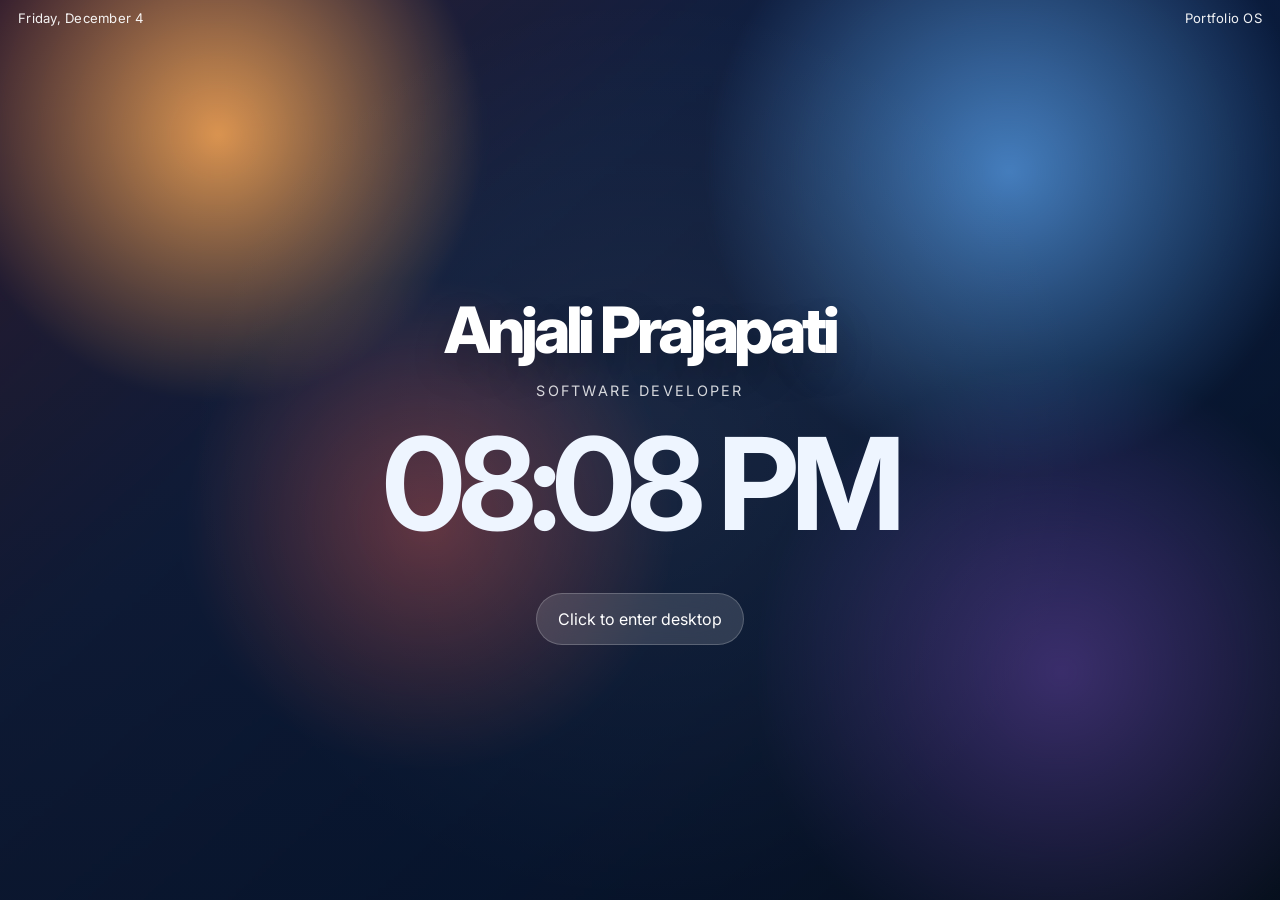
<file: index.html>
<!DOCTYPE html>
<html lang="en">
<head>
  <meta charset="UTF-8" />
  <meta name="viewport" content="width=device-width, initial-scale=1.0" />
  <title>Anjali Prajapati | Portfolio</title>
  <meta
    name="description"
    content="Mac-inspired portfolio of Anjali Prajapati, a software developer building polished interfaces, full-stack systems, and product-minded experiences."
  />
  <link rel="preconnect" href="https://fonts.googleapis.com" />
  <link rel="preconnect" href="https://fonts.gstatic.com" crossorigin />
  <link
    href="https://fonts.googleapis.com/css2?family=Inter:wght@400;500;600;700;800&family=SF+Pro+Display:wght@400;500;600;700;800&display=swap"
    rel="stylesheet"
  />
  <link rel="stylesheet" href="styles.css" />
</head>
<body>
  <div class="desktop-only">
    <section class="lock-screen" id="lock-screen">
      <div class="lock-backdrop"></div>
      <div class="lock-overlay"></div>
      <div class="lock-status">
        <span id="lock-date">Monday, March 30</span>
        <span>Portfolio OS</span>
      </div>
      <div class="lock-content">
        <h2 class="lock-hero-name">Anjali Prajapati</h2>
        <p class="lock-role">Software Developer</p>
        <h1 id="lock-time">10:24</h1>
        <button class="unlock-button" id="unlock-button" type="button">
          Click to enter desktop
        </button>
      </div>
    </section>

    <section class="desktop-shell hidden" id="desktop-shell" aria-label="Portfolio desktop">
      <div class="desktop-wallpaper"></div>

      <header class="menu-bar">
        <div class="menu-left">
          <span class="apple-mark">&#63743;</span>
          <strong>Anjali OS</strong>
          <span>Finder</span>
          <span>File</span>
          <span>Edit</span>
          <span>View</span>
          <span>Window</span>
        </div>
        <div class="menu-right">
          <button class="theme-toggle" id="desktop-theme-toggle" type="button" aria-label="Toggle theme">
            <span class="theme-toggle-sun" aria-hidden="true"></span>
          </button>
          <span>anjaliiprajapati04@gmail.com</span>
          <span id="menu-date">Mon 30 Mar</span>
          <span id="menu-time">10:24</span>
        </div>
      </header>

      <main class="desktop-stage" id="desktop-stage">
        <div class="desktop-icons">
          <button class="desktop-icon" type="button" data-open="projects-window">
            <span class="desktop-icon-art finder-art"></span>
            <span>Projects</span>
          </button>
          <button class="desktop-icon" type="button" data-open="profile-window">
            <span class="desktop-icon-art photobooth-art"></span>
            <span>Profile</span>
          </button>
          <button class="desktop-icon" type="button" data-open="contact-window">
            <span class="desktop-icon-art call-art"></span>
            <span>Contact</span>
          </button>
          <button class="desktop-icon" type="button" data-open="mail-window">
            <span class="desktop-icon-art mail-art"></span>
            <span>Mail</span>
          </button>
          <button class="desktop-icon" type="button" data-open="terminal-window">
            <span class="desktop-icon-art terminal-art"></span>
            <span>Terminal</span>
          </button>
        </div>

        <div class="window-layer" id="window-layer">
          <article
            class="app-window finder-window hidden-window"
            id="projects-window"
            data-window
            data-app="projects"
            style="top: 92px; left: 54px; width: 430px; height: 560px;"
          >
            <header class="window-titlebar" data-drag-handle>
              <div class="window-controls">
                <button class="window-control close" type="button" data-action="close" data-target="projects-window" aria-label="Close"></button>
                <button class="window-control minimize" type="button" data-action="minimize" data-target="projects-window" aria-label="Minimize"></button>
                <button class="window-control zoom" type="button" aria-hidden="true"></button>
              </div>
              <div class="window-title">Finder</div>
              <div class="window-toolbar">
                <span class="toolbar-pill active">Projects</span>
              </div>
            </header>
            <div class="window-body finder-body">
              <aside class="finder-sidebar">
                <div class="sidebar-section">
                  <p class="sidebar-label">Favorites</p>
                  <button class="sidebar-item active" type="button" data-finder-panel="featured">Featured</button>
                  <button class="sidebar-item" type="button" data-finder-panel="projects">All Projects</button>
                  <button class="sidebar-item" type="button" data-finder-panel="resume">Resume</button>
                </div>
              </aside>
              <div class="finder-content">
                <section class="finder-panel is-active" data-finder-view="featured">
                  <p class="finder-eyebrow">Featured</p>
                  <h2>ReWear leads the workspace.</h2>
                  <p class="finder-lead">
                    Explore the project collection from here, then open each case study in Safari or
                    use Terminal for a command-line view with live links and GitHub access.
                  </p>
                  <div class="finder-note">
                    <p class="finder-note-title">Pinned project</p>
                    <p>ReWear is the primary featured build, followed by PrimeTrade, Live Auction, and Content Rating.</p>
                  </div>
                </section>

                <section class="finder-panel" data-finder-view="projects">
                  <p class="finder-eyebrow">Projects</p>
                  <div class="finder-project-list">
                    <button class="finder-project-item" type="button" data-open="rewear-window">
                      <strong>ReWear</strong>
                      <span>Circular-fashion exchange platform</span>
                    </button>
                    <button class="finder-project-item" type="button" data-open="primetrade-window">
                      <strong>PrimeTrade</strong>
                      <span>JWT auth, RBAC, admin dashboard, API docs</span>
                    </button>
                    <button class="finder-project-item" type="button" data-open="auction-window">
                      <strong>Live Auction</strong>
                      <span>Realtime bidding with synchronized timers</span>
                    </button>
                    <button class="finder-project-item" type="button" data-open="rating-window">
                      <strong>Content Rating</strong>
                      <span>Go + PostgreSQL recommendation pipeline</span>
                    </button>
                  </div>
                </section>

                <section class="finder-panel" data-finder-view="resume">
                  <p class="finder-eyebrow">Resume</p>
                  <div class="finder-note">
                    <p class="finder-note-title">Quick Look ready</p>
                    <p>Open your resume in a Preview-style window or download the PDF directly.</p>
                  </div>
                  <div class="desktop-welcome-actions">
                    <button class="desktop-action finder-action" type="button" data-open="resume-window">Open resume</button>
                    <a class="desktop-action finder-action" href="assets/Anjali_Prajapati_Resume.pdf" download>Download PDF</a>
                  </div>
                </section>
              </div>
            </div>
          </article>

          <article
            class="app-window profile-window hidden-window"
            id="profile-window"
            data-window
            data-app="profile"
            style="top: 108px; left: 140px; width: 420px; height: 520px;"
          >
            <header class="window-titlebar" data-drag-handle>
              <div class="window-controls">
                <button class="window-control close" type="button" data-action="close" data-target="profile-window" aria-label="Close"></button>
                <button class="window-control minimize" type="button" data-action="minimize" data-target="profile-window" aria-label="Minimize"></button>
                <button class="window-control zoom" type="button" aria-hidden="true"></button>
              </div>
              <div class="window-title">Photo Booth</div>
              <div class="window-toolbar">
                <span class="toolbar-pill active">Profile</span>
              </div>
            </header>
            <div class="window-body profile-body">
              <div class="profile-camera-card">
                <div class="profile-glow"></div>
                <div class="profile-avatar-large">AP</div>
                <h2>Anjali Prajapati</h2>
                <p>Software developer building polished interfaces, strong backend systems, and product-first experiences.</p>
              </div>
              <div class="profile-facts">
                <article><span>Location</span><strong>Haridwar, India</strong></article>
                <article><span>Education</span><strong>NIT Agartala</strong></article>
                <article><span>Strength</span><strong>Frontend feel + backend rigor</strong></article>
              </div>
            </div>
          </article>

          <article
            class="app-window contact-window hidden-window"
            id="contact-window"
            data-window
            data-app="contact"
            style="top: 142px; left: 240px; width: 420px; height: 420px;"
          >
            <header class="window-titlebar" data-drag-handle>
              <div class="window-controls">
                <button class="window-control close" type="button" data-action="close" data-target="contact-window" aria-label="Close"></button>
                <button class="window-control minimize" type="button" data-action="minimize" data-target="contact-window" aria-label="Minimize"></button>
                <button class="window-control zoom" type="button" aria-hidden="true"></button>
              </div>
              <div class="window-title">Calls</div>
              <div class="window-toolbar">
                <span class="toolbar-pill active">Contact Card</span>
              </div>
            </header>
            <div class="window-body contact-body">
              <div class="contact-card">
                <h2>Anjali Prajapati</h2>
                <p>Open to internships, software roles, and ambitious product builds.</p>
                <div class="contact-list">
                  <a href="mailto:anjaliiprajapati04@gmail.com">anjaliiprajapati04@gmail.com</a>
                  <a href="https://github.com/anjalii40" target="_blank" rel="noreferrer">github.com/anjalii40</a>
                  <span>Haridwar, India</span>
                </div>
                <div class="contact-card-actions">
                  <button class="desktop-action call-action" type="button" data-open="mail-window">Open mail</button>
                  <button class="desktop-action call-action" type="button" data-open="chat-window">Open chat</button>
                </div>
              </div>
            </div>
          </article>

          <article
            class="app-window safari-window hidden-window"
            id="rewear-window"
            data-window
            data-app="rewear"
            style="top: 128px; left: 330px; width: 720px; height: 560px;"
          >
            <header class="window-titlebar" data-drag-handle>
              <div class="window-controls">
                <button class="window-control close" type="button" data-action="close" data-target="rewear-window" aria-label="Close"></button>
                <button class="window-control minimize" type="button" data-action="minimize" data-target="rewear-window" aria-label="Minimize"></button>
                <button class="window-control zoom" type="button" aria-hidden="true"></button>
              </div>
              <div class="window-title">Safari</div>
              <div class="safari-toolbar">
                <span class="safari-pill">rewear.case-study</span>
              </div>
            </header>
            <div class="window-body safari-body">
              <div class="browser-chrome">
                <span class="browser-tab active">ReWear</span>
                <span class="browser-address">https://portfolio.local/rewear</span>
              </div>
              <div class="browser-page">
                <section class="project-hero project-hero-rewear">
                  <span class="project-badge">Featured Build</span>
                  <h2>ReWear</h2>
                  <p>
                    Circular-fashion platform designed for swapping and redeeming clothes through a
                    point-based system, with admin moderation and a stronger product flow than a
                    usual hackathon build.
                  </p>
                  <div class="project-tags">
                    <span>HTML</span>
                    <span>React</span>
                    <span>Node.js</span>
                    <span>MongoDB</span>
                    <span>Cloudinary</span>
                  </div>
                  <div class="project-links">
                    <a class="project-link-button" href="projects/rewear.html" target="_blank" rel="noreferrer">Live Project</a>
                    <a class="project-link-button secondary" href="https://github.com/anjalii40" target="_blank" rel="noreferrer">GitHub</a>
                  </div>
                </section>
                <div class="project-grid">
                  <article class="project-panel">
                    <span class="panel-kicker">Problem</span>
                    <p>
                      Clothing exchange platforms often feel messy. ReWear focused on making the
                      swap and redeem journey feel structured, fair, and trustworthy.
                    </p>
                  </article>
                  <article class="project-panel">
                    <span class="panel-kicker">My work</span>
                    <p>
                      Authentication, image upload flow, swap/redeem mechanics, and REST APIs that
                      supported both user and admin actions.
                    </p>
                  </article>
                  <article class="project-panel">
                    <span class="panel-kicker">Highlights</span>
                    <ul>
                      <li>Point-based redemption flow</li>
                      <li>Admin moderation dashboard</li>
                      <li>Cloudinary-backed media uploads</li>
                      <li>Team collaboration with structured reviews</li>
                    </ul>
                  </article>
                  <article class="project-panel">
                    <span class="panel-kicker">Takeaway</span>
                    <p>
                      Even in hackathons, strong API structure and thoughtful user journeys make the
                      final product feel much more complete.
                    </p>
                  </article>
                </div>
              </div>
            </div>
          </article>

          <article
            class="app-window safari-window hidden-window"
            id="primetrade-window"
            data-window
            data-app="primetrade"
            style="top: 148px; left: 410px; width: 700px; height: 540px;"
          >
            <header class="window-titlebar" data-drag-handle>
              <div class="window-controls">
                <button class="window-control close" type="button" data-action="close" data-target="primetrade-window" aria-label="Close"></button>
                <button class="window-control minimize" type="button" data-action="minimize" data-target="primetrade-window" aria-label="Minimize"></button>
                <button class="window-control zoom" type="button" aria-hidden="true"></button>
              </div>
              <div class="window-title">Safari</div>
              <div class="safari-toolbar">
                <span class="safari-pill">primetrade.case-study</span>
              </div>
            </header>
            <div class="window-body safari-body">
              <div class="browser-chrome">
                <span class="browser-tab active">PrimeTrade</span>
                <span class="browser-address">https://hiring-assessment-primetrade.vercel.app</span>
              </div>
              <div class="browser-page">
                <section class="project-hero project-hero-prime">
                  <span class="project-badge">Backend + Product UI</span>
                  <h2>PrimeTrade</h2>
                  <p>
                    Secure task management platform with JWT auth, RBAC controls, Swagger docs, and
                    a polished dashboard that made an assessment feel like a real product.
                  </p>
                  <div class="project-tags">
                    <span>Node.js</span>
                    <span>Express</span>
                    <span>Prisma</span>
                    <span>PostgreSQL</span>
                    <span>Swagger</span>
                  </div>
                  <div class="project-links">
                    <a class="project-link-button" href="https://hiring-assessment-primetrade.vercel.app" target="_blank" rel="noreferrer">Live Project</a>
                    <a class="project-link-button secondary" href="https://github.com/anjalii40/Hiring-Assessment---Primetrade" target="_blank" rel="noreferrer">GitHub</a>
                  </div>
                </section>
                <div class="project-grid">
                  <article class="project-panel">
                    <span class="panel-kicker">Problem</span>
                    <p>
                      Go beyond technical correctness and build a task platform that also feels
                      deliberate in copy, layout, and operational flow.
                    </p>
                  </article>
                  <article class="project-panel">
                    <span class="panel-kicker">Approach</span>
                    <p>
                      Routes, controllers, middleware, validation, and Prisma boundaries kept the
                      architecture clean while supporting admin-only behaviors and secure APIs.
                    </p>
                  </article>
                  <article class="project-panel">
                    <span class="panel-kicker">Key decisions</span>
                    <ul>
                      <li>JWT auth and bcrypt password hashing</li>
                      <li>Role-aware admin endpoints</li>
                      <li>Swagger docs for evaluator experience</li>
                      <li>Pagination and clean state grouping</li>
                    </ul>
                  </article>
                  <article class="project-panel">
                    <span class="panel-kicker">Outcome</span>
                    <p>
                      A deployable full-stack product with strong defaults, docs, and a dashboard
                      experience that felt much more polished than standard CRUD demos.
                    </p>
                  </article>
                </div>
              </div>
            </div>
          </article>

          <article
            class="app-window safari-window hidden-window"
            id="auction-window"
            data-window
            data-app="auction"
            style="top: 172px; left: 450px; width: 680px; height: 520px;"
          >
            <header class="window-titlebar" data-drag-handle>
              <div class="window-controls">
                <button class="window-control close" type="button" data-action="close" data-target="auction-window" aria-label="Close"></button>
                <button class="window-control minimize" type="button" data-action="minimize" data-target="auction-window" aria-label="Minimize"></button>
                <button class="window-control zoom" type="button" aria-hidden="true"></button>
              </div>
              <div class="window-title">Safari</div>
              <div class="safari-toolbar">
                <span class="safari-pill">live-auction.case-study</span>
              </div>
            </header>
            <div class="window-body safari-body">
              <div class="browser-chrome">
                <span class="browser-tab active">Live Auction</span>
                <span class="browser-address">https://portfolio.local/live-auction</span>
              </div>
              <div class="browser-page">
                <section class="project-hero project-hero-auction">
                  <span class="project-badge">Realtime Systems</span>
                  <h2>Live Auction Platform</h2>
                  <p>
                    Event-driven auction product built for concurrent bidding, synchronized timers,
                    and reliable low-latency updates.
                  </p>
                  <div class="project-tags">
                    <span>React</span>
                    <span>Node.js</span>
                    <span>Socket.io</span>
                    <span>Docker</span>
                  </div>
                  <div class="project-links">
                    <a class="project-link-button" href="projects/live-auction.html" target="_blank" rel="noreferrer">Live Project</a>
                    <a class="project-link-button secondary" href="https://github.com/anjalii40" target="_blank" rel="noreferrer">GitHub</a>
                  </div>
                </section>
                <div class="project-grid">
                  <article class="project-panel">
                    <span class="panel-kicker">Challenge</span>
                    <p>
                      Keep realtime bidding trustworthy under pressure, where users need to believe
                      the timers and state they are seeing.
                    </p>
                  </article>
                  <article class="project-panel">
                    <span class="panel-kicker">Architecture</span>
                    <p>
                      Event-driven backend with atomic update handling and synchronized broadcasts
                      to reduce race conditions and client confusion.
                    </p>
                  </article>
                  <article class="project-panel">
                    <span class="panel-kicker">Highlights</span>
                    <ul>
                      <li>Concurrent bid safety</li>
                      <li>Authoritative countdown state</li>
                      <li>Low-latency broadcasts</li>
                      <li>Render + Vercel deployment split</li>
                    </ul>
                  </article>
                  <article class="project-panel">
                    <span class="panel-kicker">Takeaway</span>
                    <p>
                      Realtime products succeed when systems design and UI trust signals are treated
                      as the same problem, not separate tasks.
                    </p>
                  </article>
                </div>
              </div>
            </div>
          </article>

          <article
            class="app-window safari-window hidden-window"
            id="rating-window"
            data-window
            data-app="rating"
            style="top: 160px; left: 380px; width: 700px; height: 530px;"
          >
            <header class="window-titlebar" data-drag-handle>
              <div class="window-controls">
                <button class="window-control close" type="button" data-action="close" data-target="rating-window" aria-label="Close"></button>
                <button class="window-control minimize" type="button" data-action="minimize" data-target="rating-window" aria-label="Minimize"></button>
                <button class="window-control zoom" type="button" aria-hidden="true"></button>
              </div>
              <div class="window-title">Safari</div>
              <div class="safari-toolbar">
                <span class="safari-pill">content-rating.case-study</span>
              </div>
            </header>
            <div class="window-body safari-body">
              <div class="browser-chrome">
                <span class="browser-tab active">Content Rating</span>
                <span class="browser-address">https://portfolio.local/content-rating</span>
              </div>
              <div class="browser-page">
                <section class="project-hero project-hero-rating">
                  <span class="project-badge">Backend Architecture</span>
                  <h2>Content Rating System</h2>
                  <p>
                    Recommendation-oriented backend with a six-tier progression model, PostgreSQL
                    schema design, and a clean Go service architecture.
                  </p>
                  <div class="project-tags">
                    <span>Go</span>
                    <span>PostgreSQL</span>
                    <span>Next.js</span>
                    <span>TypeScript</span>
                  </div>
                  <div class="project-links">
                    <a class="project-link-button" href="projects/content-rating.html" target="_blank" rel="noreferrer">Live Project</a>
                    <a class="project-link-button secondary" href="https://github.com/anjalii40" target="_blank" rel="noreferrer">GitHub</a>
                  </div>
                </section>
                <div class="project-grid">
                  <article class="project-panel">
                    <span class="panel-kicker">Schema</span>
                    <p>
                      Built with foreign keys, cascade deletes, and performance-minded indexes to
                      keep recommendation queries robust as the system grew.
                    </p>
                  </article>
                  <article class="project-panel">
                    <span class="panel-kicker">Backend shape</span>
                    <p>
                      Handler → service → repository structure kept business logic organized and
                      extensible without letting routing code become messy.
                    </p>
                  </article>
                  <article class="project-panel">
                    <span class="panel-kicker">Highlights</span>
                    <ul>
                      <li>Six-tier recommendation progression</li>
                      <li>Versioned SQL setup</li>
                      <li>RESTful API design</li>
                      <li>Recharts-powered frontend reporting</li>
                    </ul>
                  </article>
                  <article class="project-panel">
                    <span class="panel-kicker">Takeaway</span>
                    <p>
                      Strong backend systems feel calm because the contracts are clear, the schema
                      is intentional, and the architecture can evolve without friction.
                    </p>
                  </article>
                </div>
              </div>
            </div>
          </article>

          <article
            class="app-window mail-window hidden-window"
            id="mail-window"
            data-window
            data-app="mail"
            style="top: 122px; left: 500px; width: 560px; height: 500px;"
          >
            <header class="window-titlebar" data-drag-handle>
              <div class="window-controls">
                <button class="window-control close" type="button" data-action="close" data-target="mail-window" aria-label="Close"></button>
                <button class="window-control minimize" type="button" data-action="minimize" data-target="mail-window" aria-label="Minimize"></button>
                <button class="window-control zoom" type="button" aria-hidden="true"></button>
              </div>
              <div class="window-title">Mail</div>
              <div class="window-toolbar">
                <span class="toolbar-pill active">New Message</span>
              </div>
            </header>
            <div class="window-body mail-body">
              <div class="mail-meta">
                <div>
                  <span>From</span>
                  <strong>visitor@portfolio.com</strong>
                </div>
                <div>
                  <span>To</span>
                  <strong>anjaliiprajapati04@gmail.com</strong>
                </div>
              </div>
              <form class="mail-compose" action="mailto:anjaliiprajapati04@gmail.com" method="post" enctype="text/plain">
                <label>
                  <span>Name</span>
                  <input type="text" name="name" placeholder="Your name" required />
                </label>
                <label>
                  <span>Email</span>
                  <input type="email" name="email" placeholder="you@example.com" required />
                </label>
                <label>
                  <span>Subject</span>
                  <input type="text" name="subject" placeholder="Role, project, or collaboration" required />
                </label>
                <label>
                  <span>Message</span>
                  <textarea name="message" rows="7" placeholder="Tell me what you're building or hiring for." required></textarea>
                </label>
                <div class="mail-actions">
                  <a href="mailto:anjaliiprajapati04@gmail.com" class="mail-link">Email directly</a>
                  <button class="send-button" type="submit">Send</button>
                </div>
              </form>
            </div>
          </article>

          <article
            class="app-window chat-window hidden-window"
            id="chat-window"
            data-window
            data-app="chat"
            style="top: 156px; left: 560px; width: 420px; height: 470px;"
          >
            <header class="window-titlebar" data-drag-handle>
              <div class="window-controls">
                <button class="window-control close" type="button" data-action="close" data-target="chat-window" aria-label="Close"></button>
                <button class="window-control minimize" type="button" data-action="minimize" data-target="chat-window" aria-label="Minimize"></button>
                <button class="window-control zoom" type="button" aria-hidden="true"></button>
              </div>
              <div class="window-title">WhatsApp</div>
              <div class="window-toolbar">
                <span class="toolbar-pill active">Quick chat</span>
              </div>
            </header>
            <div class="window-body chat-body">
              <div class="chat-thread">
                <div class="chat-bubble incoming">Hi Anjali, are you open to collaborating on product and frontend-focused work?</div>
                <div class="chat-bubble outgoing">Yes. I’m especially interested in software roles, internships, and thoughtful full-stack products.</div>
                <div class="chat-bubble incoming">What’s the best way to reach you right now?</div>
                <div class="chat-bubble outgoing">Email is the fastest. You can also open Mail here from the dock or terminal.</div>
              </div>
              <div class="chat-actions">
                <a class="project-link-button" href="mailto:anjaliiprajapati04@gmail.com">Email now</a>
                <button class="project-link-button secondary" type="button" data-open="mail-window">Open Mail</button>
              </div>
            </div>
          </article>

          <article
            class="app-window terminal-window hidden-window"
            id="terminal-window"
            data-window
            data-app="terminal"
            style="top: 124px; left: 320px; width: 700px; height: 480px;"
          >
            <header class="window-titlebar terminal-titlebar" data-drag-handle>
              <div class="window-controls">
                <button class="window-control close" type="button" data-action="close" data-target="terminal-window" aria-label="Close"></button>
                <button class="window-control minimize" type="button" data-action="minimize" data-target="terminal-window" aria-label="Minimize"></button>
                <button class="window-control zoom" type="button" aria-hidden="true"></button>
              </div>
              <div class="window-title">Terminal</div>
              <div class="window-toolbar">
                <span class="toolbar-pill active">anjali@portfolio</span>
              </div>
            </header>
            <div class="window-body terminal-body">
              <div class="terminal-output" id="terminal-output">
                <div class="terminal-line">Last login: Mon Mar 30 on ttys001</div>
                <div class="terminal-line">Welcome to Anjali Portfolio Terminal.</div>
                <div class="terminal-line">Type <span class="terminal-accent">help</span> to explore profile, contact, resume, and projects.</div>
              </div>
              <form class="terminal-form" id="terminal-form">
                <label class="terminal-prompt" for="terminal-input">anjali@portfolio ~ %</label>
                <input id="terminal-input" class="terminal-input" type="text" autocomplete="off" spellcheck="false" placeholder="Type a command" />
              </form>
            </div>
          </article>

          <article
            class="app-window preview-window hidden-window"
            id="resume-window"
            data-window
            data-app="resume"
            style="top: 110px; left: 470px; width: 620px; height: 540px;"
          >
            <header class="window-titlebar" data-drag-handle>
              <div class="window-controls">
                <button class="window-control close" type="button" data-action="close" data-target="resume-window" aria-label="Close"></button>
                <button class="window-control minimize" type="button" data-action="minimize" data-target="resume-window" aria-label="Minimize"></button>
                <button class="window-control zoom" type="button" aria-hidden="true"></button>
              </div>
              <div class="window-title">Quick Look</div>
              <div class="window-toolbar">
                <span class="toolbar-pill active">Anjali_Prajapati_Resume.pdf</span>
              </div>
            </header>
            <div class="window-body preview-body">
              <div class="preview-toolbar">
                <span>Resume preview</span>
                <a href="assets/Anjali_Prajapati_Resume.pdf" download class="preview-download">Download PDF</a>
              </div>
              <div class="preview-canvas">
                <div class="preview-page">
                  <img
                    class="resume-page-image"
                    src="assets/Anjali_Prajapati_Resume.pdf.png"
                    alt="Preview of Anjali Prajapati resume"
                  />
                </div>
                <div class="preview-hud" aria-hidden="true">
                  <span>−</span>
                  <span>+</span>
                  <span>Fit</span>
                  <span>↓</span>
                </div>
              </div>
            </div>
          </article>
        </div>
      </main>

      <div class="dock" id="dock">
        <button class="dock-item" type="button" data-open="projects-window" aria-label="Open Projects">
          <span class="dock-icon finder-art"></span>
          <span class="dock-label">Projects</span>
        </button>
        <button class="dock-item" type="button" data-open="profile-window" aria-label="Open Profile">
          <span class="dock-icon photobooth-art"></span>
          <span class="dock-label">Profile</span>
        </button>
        <button class="dock-item" type="button" data-open="contact-window" aria-label="Open Contact">
          <span class="dock-icon call-art"></span>
          <span class="dock-label">Contact</span>
        </button>
        <button class="dock-item" type="button" data-open="mail-window" aria-label="Open Mail">
          <span class="dock-icon mail-art"></span>
          <span class="dock-label">Mail</span>
        </button>
        <button class="dock-item" type="button" data-open="chat-window" aria-label="Open Chat">
          <span class="dock-icon whatsapp-art"></span>
          <span class="dock-label">Chat</span>
        </button>
        <button class="dock-item" type="button" data-open="terminal-window" aria-label="Open Terminal">
          <span class="dock-icon terminal-art"></span>
          <span class="dock-label">Terminal</span>
        </button>
      </div>
    </section>
  </div>

  <section class="mobile-layout">
    <header class="mobile-hero">
      <div class="mobile-hero-top">
        <p class="mobile-eyebrow">Software Developer • Haridwar, India</p>
        <button class="theme-toggle mobile-theme-toggle" id="mobile-theme-toggle" type="button" aria-label="Toggle theme">
          <span class="theme-toggle-sun" aria-hidden="true"></span>
        </button>
      </div>
      <h1>Anjali Prajapati</h1>
      <p class="mobile-lead">
        I build full-stack products with clean backend structure, clear UI, and strong product feel.
      </p>
      <div class="mobile-actions">
        <a class="mobile-button primary" href="assets/Anjali_Prajapati_Resume.pdf" download>Download resume</a>
        <a class="mobile-button ghost" href="mailto:anjaliiprajapati04@gmail.com">Email me</a>
      </div>
    </header>

    <main class="mobile-content">
      <section class="mobile-card">
        <p class="mobile-card-kicker">About</p>
        <h2>Systems first, polish always.</h2>
        <p>
          Electrical Engineering student at NIT Agartala with a strong pull toward product
          engineering, frontend craft, and backend architecture.
        </p>
      </section>

      <section class="mobile-card">
        <p class="mobile-card-kicker">Featured project</p>
        <h2>ReWear</h2>
        <p>
          Circular-fashion exchange platform with authentication, admin moderation, uploads, and a
          point-based swap and redeem flow.
        </p>
        <a class="mobile-inline" href="projects/rewear.html">Open case study</a>
      </section>

      <section class="mobile-card">
        <p class="mobile-card-kicker">Projects</p>
        <div class="mobile-project-list">
          <a href="projects/primetrade.html">PrimeTrade</a>
          <a href="projects/live-auction.html">Live Auction</a>
          <a href="projects/content-rating.html">Content Rating</a>
        </div>
      </section>

      <section class="mobile-card">
        <p class="mobile-card-kicker">Skills</p>
        <ul class="mobile-skill-list">
          <li>React, Next.js, Tailwind, HTML, CSS, JavaScript</li>
          <li>Node.js, Express, Go, REST APIs, JWT, Prisma</li>
          <li>MongoDB, PostgreSQL, MySQL, Docker, Render, Vercel</li>
        </ul>
      </section>

      <section class="mobile-card">
        <p class="mobile-card-kicker">Highlights</p>
        <ul class="mobile-skill-list">
          <li>500+ DSA problems solved</li>
          <li>Adobe India Hackathon 2025 Round 2</li>
          <li>Odoo Hackathon 2025 finalist selection</li>
          <li>TakeUForward Technical Content Writer Intern</li>
        </ul>
      </section>

      <section class="mobile-card">
        <p class="mobile-card-kicker">Contact</p>
        <p>anjaliiprajapati04@gmail.com</p>
        <div class="mobile-project-list">
          <a href="mailto:anjaliiprajapati04@gmail.com">Send email</a>
          <a href="https://github.com/anjalii40" target="_blank" rel="noreferrer">GitHub</a>
          <a href="assets/Anjali_Prajapati_Resume.pdf" download>Resume PDF</a>
        </div>
      </section>
    </main>
  </section>

  <script src="script.js"></script>
</body>
</html>
</file>
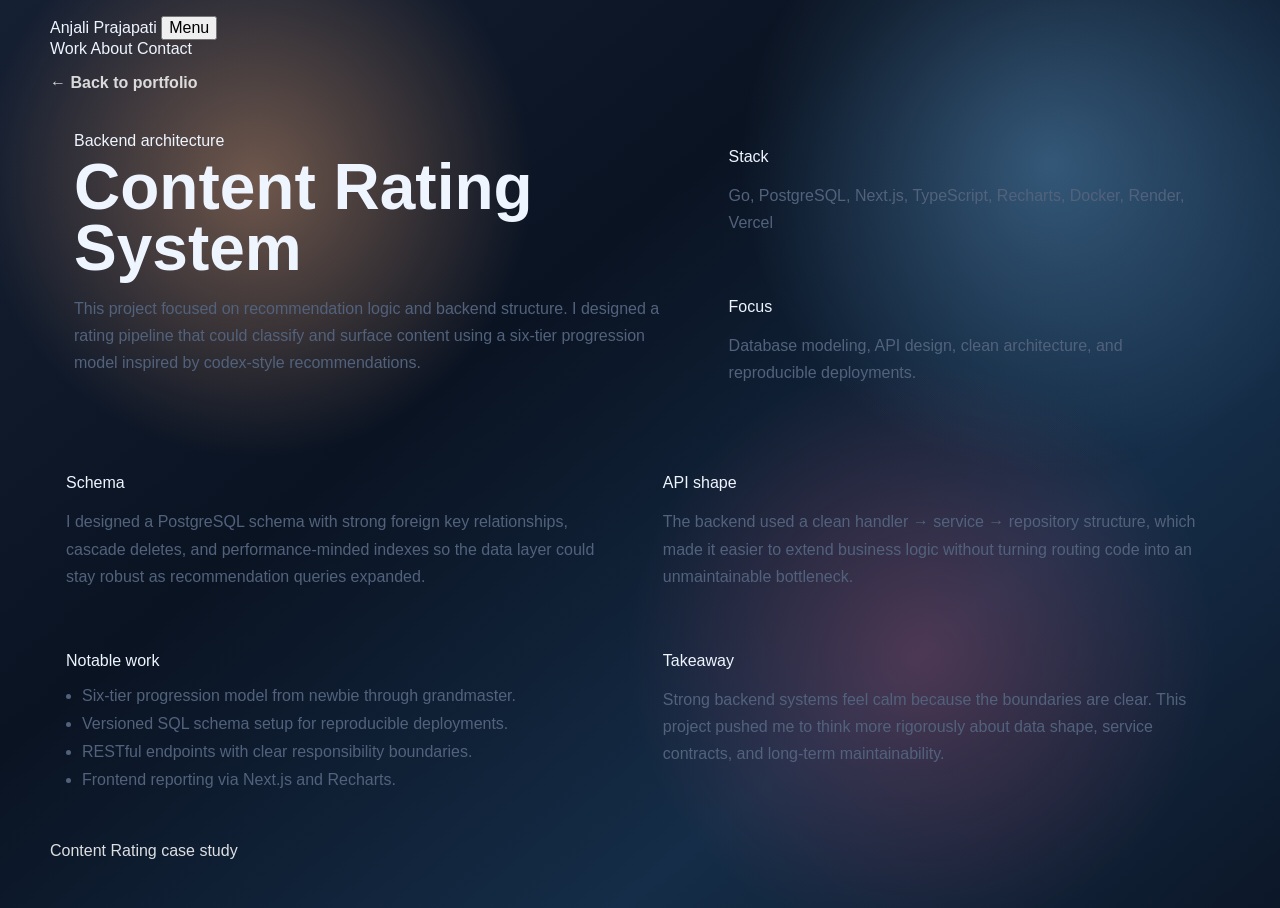
<file: projects/content-rating.html>
<!DOCTYPE html>
<html lang="en">
<head>
  <meta charset="UTF-8" />
  <meta name="viewport" content="width=device-width, initial-scale=1.0" />
  <title>Content Rating System | Anjali Prajapati</title>
  <meta
    name="description"
    content="Case study for a content rating and recommendation system built with Go, PostgreSQL, and a six-tier progression model."
  />
  <link rel="preconnect" href="https://fonts.googleapis.com" />
  <link rel="preconnect" href="https://fonts.gstatic.com" crossorigin />
  <link
    href="https://fonts.googleapis.com/css2?family=Manrope:wght@400;500;600;700;800&family=Syne:wght@500;700;800&display=swap"
    rel="stylesheet"
  />
  <link rel="stylesheet" href="../styles.css" />
</head>
<body class="case-page">
  <div class="site-shell">
    <header class="topbar">
      <a class="brand" href="../index.html">
        <span class="brand-mark"></span>
        <span>Anjali Prajapati</span>
      </a>
      <button class="menu-toggle" type="button" aria-expanded="false" aria-controls="nav-menu">
        Menu
      </button>
      <nav id="nav-menu" class="nav">
        <a href="../index.html#work">Work</a>
        <a href="../index.html#about">About</a>
        <a href="../index.html#contact">Contact</a>
      </nav>
    </header>

    <main>
      <a class="back-link" href="../index.html">← Back to portfolio</a>

      <section class="case-hero panel">
        <div class="case-intro">
          <span class="case-label">Backend architecture</span>
          <h1>Content Rating System</h1>
          <p>
            This project focused on recommendation logic and backend structure. I designed a
            rating pipeline that could classify and surface content using a six-tier progression
            model inspired by codex-style recommendations.
          </p>
        </div>
        <div class="case-side">
          <div class="metric-stack">
            <article class="metric-card panel">
              <span class="case-label">Stack</span>
              <p>Go, PostgreSQL, Next.js, TypeScript, Recharts, Docker, Render, Vercel</p>
            </article>
            <article class="metric-card panel">
              <span class="case-label">Focus</span>
              <p>Database modeling, API design, clean architecture, and reproducible deployments.</p>
            </article>
          </div>
        </div>
      </section>

      <section class="case-grid">
        <article class="case-block panel reveal">
          <span class="case-label">Schema</span>
          <p>
            I designed a PostgreSQL schema with strong foreign key relationships, cascade deletes,
            and performance-minded indexes so the data layer could stay robust as recommendation
            queries expanded.
          </p>
        </article>

        <article class="case-block panel reveal">
          <span class="case-label">API shape</span>
          <p>
            The backend used a clean handler → service → repository structure, which made it easier
            to extend business logic without turning routing code into an unmaintainable bottleneck.
          </p>
        </article>

        <article class="case-block panel reveal">
          <span class="case-label">Notable work</span>
          <ul class="case-list">
            <li>Six-tier progression model from newbie through grandmaster.</li>
            <li>Versioned SQL schema setup for reproducible deployments.</li>
            <li>RESTful endpoints with clear responsibility boundaries.</li>
            <li>Frontend reporting via Next.js and Recharts.</li>
          </ul>
        </article>

        <article class="case-block panel reveal">
          <span class="case-label">Takeaway</span>
          <p>
            Strong backend systems feel calm because the boundaries are clear. This project pushed
            me to think more rigorously about data shape, service contracts, and long-term
            maintainability.
          </p>
        </article>
      </section>
    </main>

    <footer class="footer">
      <p>Content Rating case study</p>
      <p id="year-stamp"></p>
    </footer>
  </div>

  <script src="../script.js"></script>
</body>
</html>
</file>
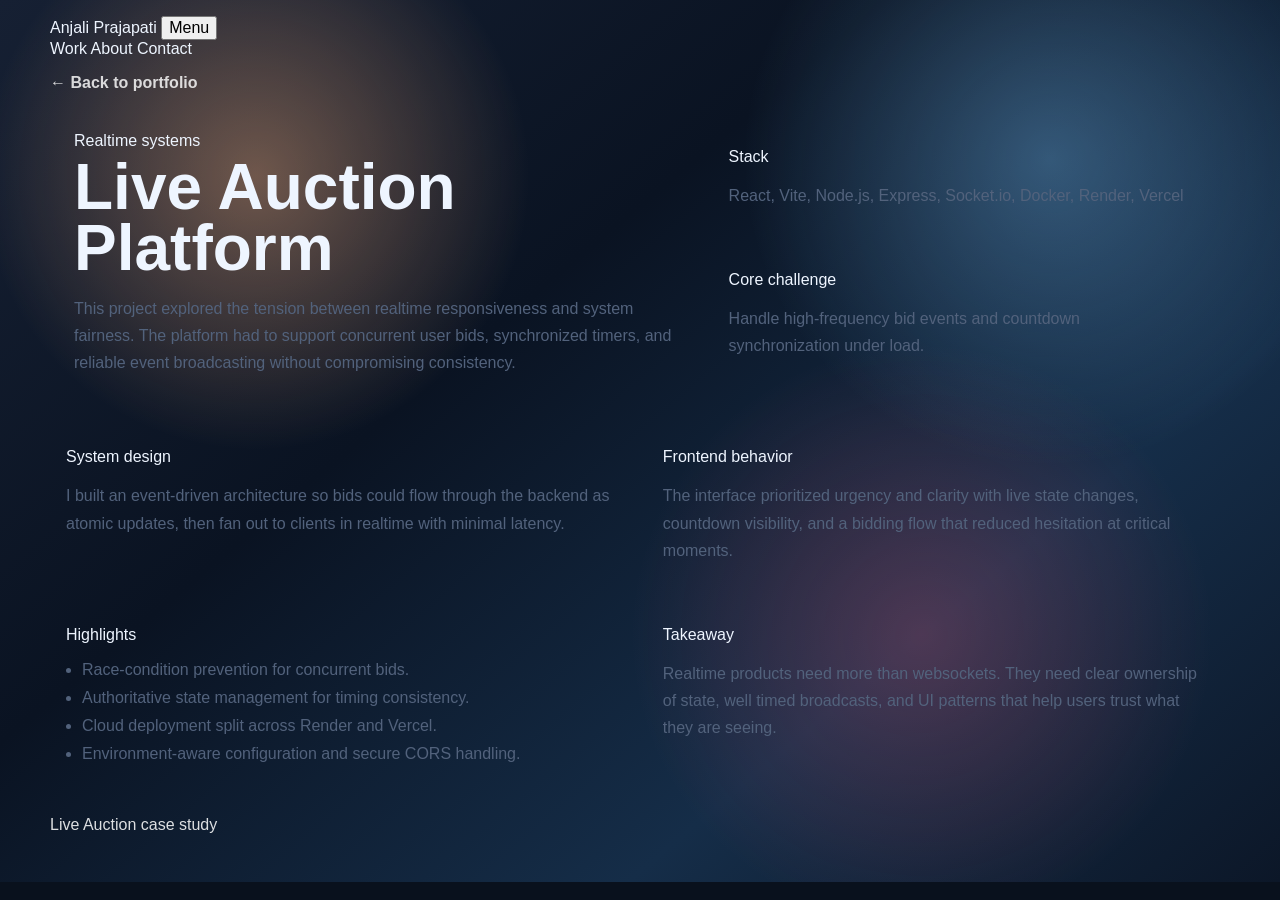
<file: projects/live-auction.html>
<!DOCTYPE html>
<html lang="en">
<head>
  <meta charset="UTF-8" />
  <meta name="viewport" content="width=device-width, initial-scale=1.0" />
  <title>Live Auction Platform | Anjali Prajapati</title>
  <meta
    name="description"
    content="Case study for a live auction platform with concurrent bidding, realtime updates, and synchronized countdown timers."
  />
  <link rel="preconnect" href="https://fonts.googleapis.com" />
  <link rel="preconnect" href="https://fonts.gstatic.com" crossorigin />
  <link
    href="https://fonts.googleapis.com/css2?family=Manrope:wght@400;500;600;700;800&family=Syne:wght@500;700;800&display=swap"
    rel="stylesheet"
  />
  <link rel="stylesheet" href="../styles.css" />
</head>
<body class="case-page">
  <div class="site-shell">
    <header class="topbar">
      <a class="brand" href="../index.html">
        <span class="brand-mark"></span>
        <span>Anjali Prajapati</span>
      </a>
      <button class="menu-toggle" type="button" aria-expanded="false" aria-controls="nav-menu">
        Menu
      </button>
      <nav id="nav-menu" class="nav">
        <a href="../index.html#work">Work</a>
        <a href="../index.html#about">About</a>
        <a href="../index.html#contact">Contact</a>
      </nav>
    </header>

    <main>
      <a class="back-link" href="../index.html">← Back to portfolio</a>

      <section class="case-hero panel">
        <div class="case-intro">
          <span class="case-label">Realtime systems</span>
          <h1>Live Auction Platform</h1>
          <p>
            This project explored the tension between realtime responsiveness and system fairness.
            The platform had to support concurrent user bids, synchronized timers, and reliable
            event broadcasting without compromising consistency.
          </p>
        </div>
        <div class="case-side">
          <div class="metric-stack">
            <article class="metric-card panel">
              <span class="case-label">Stack</span>
              <p>React, Vite, Node.js, Express, Socket.io, Docker, Render, Vercel</p>
            </article>
            <article class="metric-card panel">
              <span class="case-label">Core challenge</span>
              <p>Handle high-frequency bid events and countdown synchronization under load.</p>
            </article>
          </div>
        </div>
      </section>

      <section class="case-grid">
        <article class="case-block panel reveal">
          <span class="case-label">System design</span>
          <p>
            I built an event-driven architecture so bids could flow through the backend as atomic
            updates, then fan out to clients in realtime with minimal latency.
          </p>
        </article>

        <article class="case-block panel reveal">
          <span class="case-label">Frontend behavior</span>
          <p>
            The interface prioritized urgency and clarity with live state changes, countdown
            visibility, and a bidding flow that reduced hesitation at critical moments.
          </p>
        </article>

        <article class="case-block panel reveal">
          <span class="case-label">Highlights</span>
          <ul class="case-list">
            <li>Race-condition prevention for concurrent bids.</li>
            <li>Authoritative state management for timing consistency.</li>
            <li>Cloud deployment split across Render and Vercel.</li>
            <li>Environment-aware configuration and secure CORS handling.</li>
          </ul>
        </article>

        <article class="case-block panel reveal">
          <span class="case-label">Takeaway</span>
          <p>
            Realtime products need more than websockets. They need clear ownership of state, well
            timed broadcasts, and UI patterns that help users trust what they are seeing.
          </p>
        </article>
      </section>
    </main>

    <footer class="footer">
      <p>Live Auction case study</p>
      <p id="year-stamp"></p>
    </footer>
  </div>

  <script src="../script.js"></script>
</body>
</html>
</file>
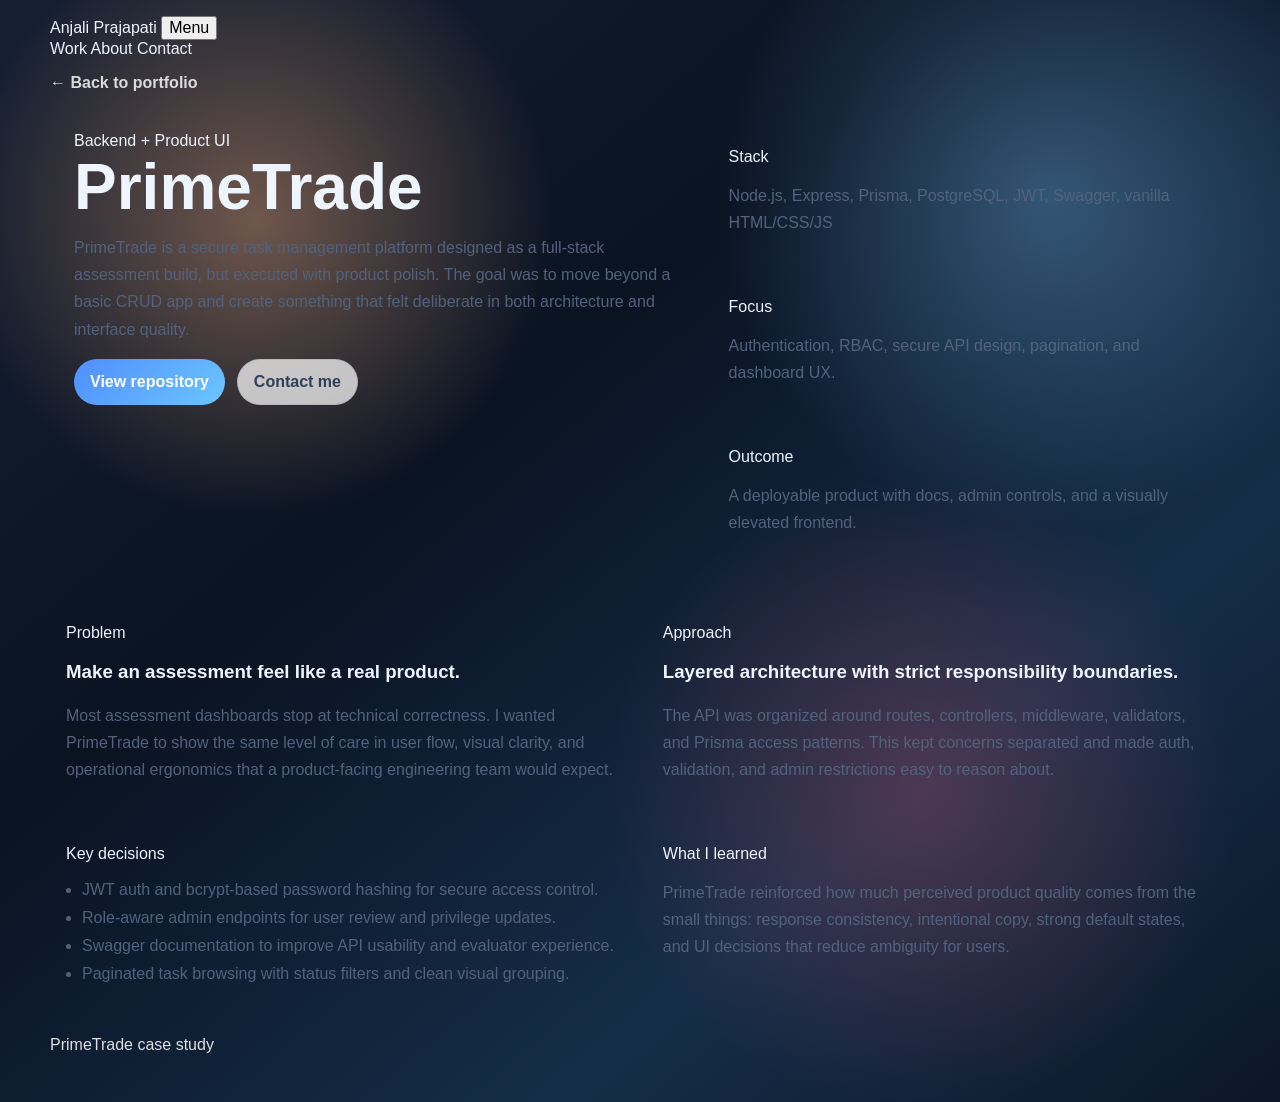
<file: projects/primetrade.html>
<!DOCTYPE html>
<html lang="en">
<head>
  <meta charset="UTF-8" />
  <meta name="viewport" content="width=device-width, initial-scale=1.0" />
  <title>PrimeTrade | Anjali Prajapati</title>
  <meta
    name="description"
    content="Case study for PrimeTrade, a secure task management platform with JWT auth, role controls, Swagger docs, and a polished operations dashboard."
  />
  <link rel="preconnect" href="https://fonts.googleapis.com" />
  <link rel="preconnect" href="https://fonts.gstatic.com" crossorigin />
  <link
    href="https://fonts.googleapis.com/css2?family=Manrope:wght@400;500;600;700;800&family=Syne:wght@500;700;800&display=swap"
    rel="stylesheet"
  />
  <link rel="stylesheet" href="../styles.css" />
</head>
<body class="case-page">
  <div class="site-shell">
    <header class="topbar">
      <a class="brand" href="../index.html">
        <span class="brand-mark"></span>
        <span>Anjali Prajapati</span>
      </a>
      <button class="menu-toggle" type="button" aria-expanded="false" aria-controls="nav-menu">
        Menu
      </button>
      <nav id="nav-menu" class="nav">
        <a href="../index.html#work">Work</a>
        <a href="../index.html#about">About</a>
        <a href="../index.html#contact">Contact</a>
      </nav>
    </header>

    <main>
      <a class="back-link" href="../index.html">← Back to portfolio</a>

      <section class="case-hero panel">
        <div class="case-intro">
          <span class="case-label">Backend + Product UI</span>
          <h1>PrimeTrade</h1>
          <p>
            PrimeTrade is a secure task management platform designed as a full-stack assessment
            build, but executed with product polish. The goal was to move beyond a basic CRUD app
            and create something that felt deliberate in both architecture and interface quality.
          </p>
          <div class="case-actions">
            <a class="button button-primary" href="https://github.com/anjalii40/Hiring-Assessment---Primetrade" target="_blank" rel="noreferrer">View repository</a>
            <a class="button button-ghost" href="../index.html#contact">Contact me</a>
          </div>
        </div>

        <div class="case-side">
          <div class="metric-stack">
            <article class="metric-card panel">
              <span class="case-label">Stack</span>
              <p>Node.js, Express, Prisma, PostgreSQL, JWT, Swagger, vanilla HTML/CSS/JS</p>
            </article>
            <article class="metric-card panel">
              <span class="case-label">Focus</span>
              <p>Authentication, RBAC, secure API design, pagination, and dashboard UX.</p>
            </article>
            <article class="metric-card panel">
              <span class="case-label">Outcome</span>
              <p>A deployable product with docs, admin controls, and a visually elevated frontend.</p>
            </article>
          </div>
        </div>
      </section>

      <section class="case-grid">
        <article class="case-block panel reveal">
          <span class="case-label">Problem</span>
          <h3>Make an assessment feel like a real product.</h3>
          <p>
            Most assessment dashboards stop at technical correctness. I wanted PrimeTrade to show
            the same level of care in user flow, visual clarity, and operational ergonomics that a
            product-facing engineering team would expect.
          </p>
        </article>

        <article class="case-block panel reveal">
          <span class="case-label">Approach</span>
          <h3>Layered architecture with strict responsibility boundaries.</h3>
          <p>
            The API was organized around routes, controllers, middleware, validators, and Prisma
            access patterns. This kept concerns separated and made auth, validation, and admin
            restrictions easy to reason about.
          </p>
        </article>

        <article class="case-block panel reveal">
          <span class="case-label">Key decisions</span>
          <ul class="case-list">
            <li>JWT auth and bcrypt-based password hashing for secure access control.</li>
            <li>Role-aware admin endpoints for user review and privilege updates.</li>
            <li>Swagger documentation to improve API usability and evaluator experience.</li>
            <li>Paginated task browsing with status filters and clean visual grouping.</li>
          </ul>
        </article>

        <article class="case-block panel reveal">
          <span class="case-label">What I learned</span>
          <p>
            PrimeTrade reinforced how much perceived product quality comes from the small things:
            response consistency, intentional copy, strong default states, and UI decisions that
            reduce ambiguity for users.
          </p>
        </article>
      </section>
    </main>

    <footer class="footer">
      <p>PrimeTrade case study</p>
      <p id="year-stamp"></p>
    </footer>
  </div>

  <script src="../script.js"></script>
</body>
</html>
</file>
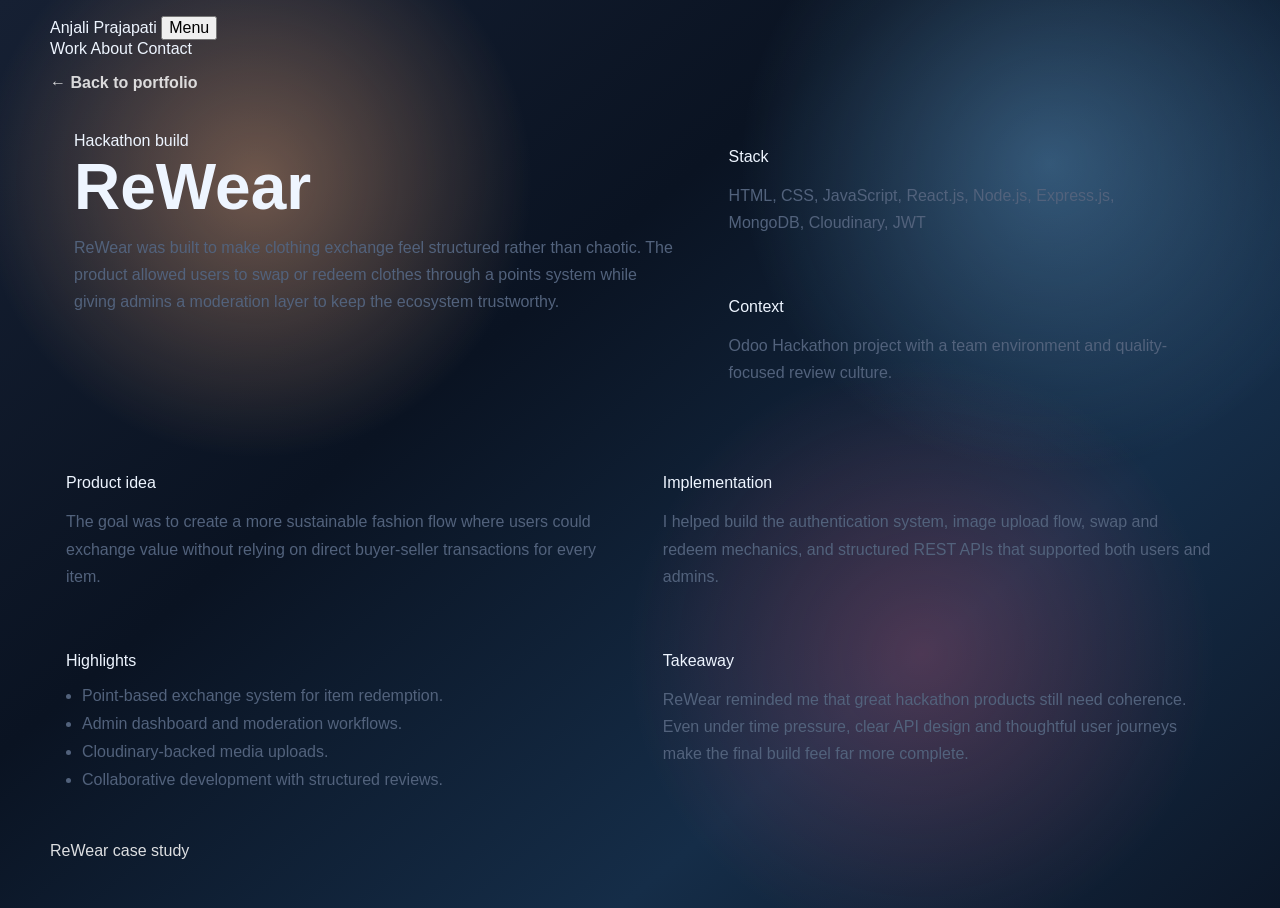
<file: projects/rewear.html>
<!DOCTYPE html>
<html lang="en">
<head>
  <meta charset="UTF-8" />
  <meta name="viewport" content="width=device-width, initial-scale=1.0" />
  <title>ReWear | Anjali Prajapati</title>
  <meta
    name="description"
    content="Case study for ReWear, a circular-fashion platform for swapping and redeeming clothes through a point-based system."
  />
  <link rel="preconnect" href="https://fonts.googleapis.com" />
  <link rel="preconnect" href="https://fonts.gstatic.com" crossorigin />
  <link
    href="https://fonts.googleapis.com/css2?family=Manrope:wght@400;500;600;700;800&family=Syne:wght@500;700;800&display=swap"
    rel="stylesheet"
  />
  <link rel="stylesheet" href="../styles.css" />
</head>
<body class="case-page">
  <div class="site-shell">
    <header class="topbar">
      <a class="brand" href="../index.html">
        <span class="brand-mark"></span>
        <span>Anjali Prajapati</span>
      </a>
      <button class="menu-toggle" type="button" aria-expanded="false" aria-controls="nav-menu">
        Menu
      </button>
      <nav id="nav-menu" class="nav">
        <a href="../index.html#work">Work</a>
        <a href="../index.html#about">About</a>
        <a href="../index.html#contact">Contact</a>
      </nav>
    </header>

    <main>
      <a class="back-link" href="../index.html">← Back to portfolio</a>

      <section class="case-hero panel">
        <div class="case-intro">
          <span class="case-label">Hackathon build</span>
          <h1>ReWear</h1>
          <p>
            ReWear was built to make clothing exchange feel structured rather than chaotic. The
            product allowed users to swap or redeem clothes through a points system while giving
            admins a moderation layer to keep the ecosystem trustworthy.
          </p>
        </div>
        <div class="case-side">
          <div class="metric-stack">
            <article class="metric-card panel">
              <span class="case-label">Stack</span>
              <p>HTML, CSS, JavaScript, React.js, Node.js, Express.js, MongoDB, Cloudinary, JWT</p>
            </article>
            <article class="metric-card panel">
              <span class="case-label">Context</span>
              <p>Odoo Hackathon project with a team environment and quality-focused review culture.</p>
            </article>
          </div>
        </div>
      </section>

      <section class="case-grid">
        <article class="case-block panel reveal">
          <span class="case-label">Product idea</span>
          <p>
            The goal was to create a more sustainable fashion flow where users could exchange value
            without relying on direct buyer-seller transactions for every item.
          </p>
        </article>

        <article class="case-block panel reveal">
          <span class="case-label">Implementation</span>
          <p>
            I helped build the authentication system, image upload flow, swap and redeem mechanics,
            and structured REST APIs that supported both users and admins.
          </p>
        </article>

        <article class="case-block panel reveal">
          <span class="case-label">Highlights</span>
          <ul class="case-list">
            <li>Point-based exchange system for item redemption.</li>
            <li>Admin dashboard and moderation workflows.</li>
            <li>Cloudinary-backed media uploads.</li>
            <li>Collaborative development with structured reviews.</li>
          </ul>
        </article>

        <article class="case-block panel reveal">
          <span class="case-label">Takeaway</span>
          <p>
            ReWear reminded me that great hackathon products still need coherence. Even under time
            pressure, clear API design and thoughtful user journeys make the final build feel far
            more complete.
          </p>
        </article>
      </section>
    </main>

    <footer class="footer">
      <p>ReWear case study</p>
      <p id="year-stamp"></p>
    </footer>
  </div>

  <script src="../script.js"></script>
</body>
</html>
</file>
<file: styles.css>
:root {
  --bg: #0a1220;
  --text: #eef5ff;
  --muted: #a9b7cd;
  --panel: rgba(246, 249, 255, 0.88);
  --panel-dark: rgba(255, 255, 255, 0.72);
  --line: rgba(92, 117, 154, 0.24);
  --shadow: 0 22px 70px rgba(0, 0, 0, 0.28);
  --shadow-soft: 0 12px 28px rgba(0, 0, 0, 0.18);
  --radius-xl: 26px;
  --radius-lg: 20px;
  --radius-md: 16px;
  --radius-sm: 12px;
  --dock-height: 92px;
  --menu-height: 36px;
  --lock-wallpaper:
    radial-gradient(circle at 18% 16%, rgba(255, 181, 106, 0.9), transparent 20%),
    radial-gradient(circle at 34% 58%, rgba(255, 109, 97, 0.42), transparent 24%),
    radial-gradient(circle at 78% 20%, rgba(113, 183, 255, 0.72), transparent 24%),
    radial-gradient(circle at 82% 74%, rgba(175, 116, 255, 0.42), transparent 24%),
    linear-gradient(138deg, #321d2c 0%, #13203d 34%, #0b1b38 64%, #091321 100%);
  --desktop-wallpaper:
    radial-gradient(circle at 20% 20%, rgba(255, 180, 126, 0.4), transparent 22%),
    radial-gradient(circle at 82% 18%, rgba(124, 199, 255, 0.34), transparent 24%),
    radial-gradient(circle at 72% 72%, rgba(255, 92, 124, 0.24), transparent 26%),
    linear-gradient(140deg, #162033 0%, #0a1322 38%, #152d48 72%, #0c1728 100%);
}

*,
*::before,
*::after {
  box-sizing: border-box;
}

html,
body {
  margin: 0;
  min-height: 100%;
  font-family: "Inter", sans-serif;
  background: #09111d;
}

body {
  color: var(--text);
}

body.light-theme {
  --lock-wallpaper:
    radial-gradient(circle at 18% 16%, rgba(255, 191, 124, 0.86), transparent 20%),
    radial-gradient(circle at 34% 58%, rgba(255, 138, 120, 0.34), transparent 24%),
    radial-gradient(circle at 78% 20%, rgba(116, 188, 255, 0.56), transparent 24%),
    radial-gradient(circle at 82% 74%, rgba(196, 149, 255, 0.26), transparent 24%),
    linear-gradient(142deg, #fff2e9 0%, #e1ecfb 38%, #d6e2fb 68%, #eef4ff 100%);
  --desktop-wallpaper:
    radial-gradient(circle at 20% 18%, rgba(255, 195, 142, 0.5), transparent 24%),
    radial-gradient(circle at 82% 16%, rgba(136, 200, 255, 0.42), transparent 26%),
    radial-gradient(circle at 74% 78%, rgba(221, 171, 255, 0.28), transparent 30%),
    linear-gradient(150deg, #f3f6fb 0%, #dfeaf7 38%, #d2e4fb 72%, #e8eef8 100%);
  background: #eef4fb;
}

button,
input,
textarea {
  font: inherit;
}

a {
  color: inherit;
  text-decoration: none;
}

.hidden {
  display: none !important;
}

.desktop-only {
  display: block;
}

.mobile-layout {
  display: none;
}

.site-shell {
  width: min(calc(100% - 2rem), 1180px);
  margin: 0 auto;
  padding: 1rem 0 2rem;
}

.lock-screen,
.desktop-shell {
  position: relative;
  min-height: 100vh;
  overflow: hidden;
}

.lock-screen {
  background: var(--lock-wallpaper);
}

.desktop-shell {
  background: var(--desktop-wallpaper);
}

.lock-backdrop,
.desktop-wallpaper {
  position: absolute;
  inset: 0;
}

.lock-backdrop {
  background: var(--lock-wallpaper);
}

.desktop-wallpaper {
  background: var(--desktop-wallpaper);
}

.lock-backdrop {
  transform: scale(1.03);
  filter: blur(2px) saturate(1.18);
}

.lock-overlay {
  position: absolute;
  inset: 0;
  background:
    linear-gradient(180deg, rgba(6, 10, 18, 0.06), rgba(6, 10, 18, 0.38)),
    radial-gradient(circle at center, rgba(255, 255, 255, 0.08), transparent 58%);
}

.lock-status,
.menu-bar {
  position: relative;
  z-index: 3;
  display: flex;
  align-items: center;
  justify-content: space-between;
  padding: 0 18px;
  height: var(--menu-height);
  font-size: 0.82rem;
  color: rgba(255, 255, 255, 0.94);
}

.lock-status {
  letter-spacing: 0.02em;
}

.lock-content {
  position: relative;
  z-index: 3;
  min-height: calc(100vh - var(--menu-height));
  display: flex;
  flex-direction: column;
  align-items: center;
  justify-content: center;
  text-align: center;
  padding: 2rem;
}

.lock-hero-name,
.lock-role {
  margin: 0;
}

.lock-hero-name {
  margin-bottom: 0.9rem;
  font-family: "SF Pro Display", "Inter", sans-serif;
  font-size: clamp(2.5rem, 5vw, 4.25rem);
  font-weight: 800;
  letter-spacing: -0.065em;
  color: #ffffff;
  background: none;
  border: 0;
  border-radius: 0;
  box-shadow: none;
  padding: 0;
  text-shadow: 0 16px 36px rgba(0, 0, 0, 0.22);
}

.lock-role {
  font-size: 0.9rem;
  letter-spacing: 0.16em;
  text-transform: uppercase;
  color: rgba(255, 255, 255, 0.82);
}

.lock-content h1 {
  margin: 0.4rem 0;
  font-family: "SF Pro Display", "Inter", sans-serif;
  font-size: clamp(4rem, 12vw, 8rem);
  font-weight: 700;
  letter-spacing: -0.06em;
}

.unlock-button {
  margin-top: 1.6rem;
  border: 0;
  border-radius: 999px;
  padding: 0.95rem 1.3rem;
  background: rgba(255, 255, 255, 0.14);
  color: #fff;
  cursor: pointer;
  backdrop-filter: blur(20px);
  border: 1px solid rgba(255, 255, 255, 0.2);
  transition: transform 180ms ease, background-color 180ms ease;
}

.unlock-button:hover {
  transform: translateY(-2px);
  background: rgba(255, 255, 255, 0.2);
}

.desktop-shell {
  opacity: 1;
}

.desktop-shell.hidden {
  display: none;
}

.desktop-stage {
  position: relative;
  min-height: calc(100vh - var(--menu-height) - var(--dock-height));
  padding: 22px 20px 0;
}

.menu-bar {
  position: relative;
  z-index: 8;
  background: transparent;
  backdrop-filter: none;
  border-bottom: 0;
}

body.light-theme .menu-bar,
body.light-theme .lock-status {
  color: #23344d;
}

body.light-theme .menu-bar {
  background: transparent;
  border-bottom-color: transparent;
}

.theme-toggle {
  display: inline-flex;
  align-items: center;
  justify-content: center;
  border: 1px solid rgba(255, 255, 255, 0.18);
  border-radius: 999px;
  background: rgba(255, 255, 255, 0.12);
  color: inherit;
  width: 42px;
  height: 42px;
  padding: 0;
  cursor: pointer;
}

.theme-toggle-sun {
  position: relative;
  width: 18px;
  height: 18px;
  color: #ffffff;
}

.theme-toggle-sun::before {
  content: "";
  position: absolute;
  inset: 5px;
  border: 2px solid currentColor;
  border-radius: 50%;
}

.theme-toggle-sun::after {
  content: "";
  position: absolute;
  inset: 0;
  background:
    linear-gradient(currentColor 0 0) center top / 2px 4px no-repeat,
    linear-gradient(currentColor 0 0) center bottom / 2px 4px no-repeat,
    linear-gradient(currentColor 0 0) left center / 4px 2px no-repeat,
    linear-gradient(currentColor 0 0) right center / 4px 2px no-repeat,
    linear-gradient(currentColor 0 0) 3px 3px / 2px 4px no-repeat,
    linear-gradient(currentColor 0 0) calc(100% - 3px) 3px / 2px 4px no-repeat,
    linear-gradient(currentColor 0 0) 3px calc(100% - 3px) / 2px 4px no-repeat,
    linear-gradient(currentColor 0 0) calc(100% - 3px) calc(100% - 3px) / 2px 4px no-repeat;
  transform: rotate(45deg);
}

body.light-theme .theme-toggle {
  background: rgba(255, 255, 255, 0.66);
  border-color: rgba(92, 117, 154, 0.14);
}

body.light-theme .theme-toggle-sun {
  color: #18385c;
}

.menu-left,
.menu-right {
  display: flex;
  align-items: center;
  gap: 0.85rem;
}

.menu-left strong {
  font-weight: 700;
}

.apple-mark {
  font-size: 1rem;
  line-height: 1;
}

.desktop-icons {
  position: absolute;
  top: 18px;
  right: 24px;
  display: grid;
  justify-items: end;
  gap: 1rem;
  z-index: 2;
}

.desktop-icon {
  width: 82px;
  border: 0;
  background: transparent;
  color: #fff;
  text-align: center;
  cursor: pointer;
  display: grid;
  gap: 0.5rem;
  justify-items: center;
}

.desktop-icon span:last-child {
  font-size: 0.72rem;
  line-height: 1.25;
  text-shadow: 0 2px 10px rgba(0, 0, 0, 0.65);
}

body.light-theme .desktop-icon span:last-child {
  color: #20354e;
  text-shadow: 0 2px 10px rgba(255, 255, 255, 0.75);
}

.desktop-icon-art,
.dock-icon {
  width: 56px;
  height: 56px;
  border-radius: 18px;
  position: relative;
  overflow: hidden;
  box-shadow:
    inset 0 1px 0 rgba(255, 255, 255, 0.45),
    inset 0 -8px 18px rgba(0, 0, 0, 0.1),
    0 10px 20px rgba(0, 0, 0, 0.24);
}

.finder-art {
  background:
    linear-gradient(180deg, rgba(255, 255, 255, 0.34), transparent 35%),
    linear-gradient(90deg, #8bddff 0 50%, #4b7dff 50% 100%);
}

.finder-art::before {
  content: "";
  position: absolute;
  inset: 0;
  background:
    radial-gradient(circle at 19px 19px, rgba(255, 255, 255, 0.95) 0 2.5px, transparent 2.8px),
    radial-gradient(circle at 37px 19px, rgba(255, 255, 255, 0.95) 0 2.5px, transparent 2.8px),
    linear-gradient(rgba(255, 255, 255, 0.92) 0 0) 50% 21px / 2px 11px no-repeat,
    linear-gradient(rgba(255, 255, 255, 0.82) 0 0) 17px 31px / 13px 2.5px no-repeat,
    linear-gradient(rgba(255, 255, 255, 0.82) 0 0) 30px 33px / 10px 2.5px no-repeat,
    radial-gradient(circle at 50% 100%, rgba(255, 255, 255, 0.88) 0 16px, transparent 16.5px),
    linear-gradient(180deg, rgba(255, 255, 255, 0.18), transparent 70%);
}

.finder-art::after {
  content: "";
  position: absolute;
  inset: 4px;
  border-radius: 15px;
  border-top: 1px solid rgba(255, 255, 255, 0.45);
  box-shadow:
    inset 0 0 0 1px rgba(255, 255, 255, 0.08),
    inset -1px 0 0 rgba(255, 255, 255, 0.55),
    inset 1px 0 0 rgba(17, 64, 157, 0.18);
}

.photobooth-art {
  background:
    radial-gradient(circle at 50% 24%, rgba(255, 255, 255, 0.25), transparent 30%),
    linear-gradient(180deg, #5d67f8 0%, #42399a 54%, #1e1742 100%);
}

.photobooth-art::before {
  content: "";
  position: absolute;
  inset: 8px;
  border-radius: 16px;
  background:
    radial-gradient(circle at 50% 52%, rgba(245, 250, 255, 0.98) 0 8px, rgba(130, 163, 255, 0.98) 9px 17px, rgba(57, 45, 149, 1) 18px 21px, transparent 22px),
    radial-gradient(circle at 24% 32%, rgba(164, 176, 255, 0.34) 0 8px, transparent 8.5px),
    radial-gradient(circle at 76% 32%, rgba(164, 176, 255, 0.34) 0 8px, transparent 8.5px),
    radial-gradient(circle at 50% 70%, rgba(164, 176, 255, 0.28) 0 9px, transparent 9.5px),
    linear-gradient(180deg, rgba(255, 255, 255, 0.15), rgba(255, 255, 255, 0.02));
}

.photobooth-art::after {
  content: "";
  position: absolute;
  inset: 6px;
  border-radius: 16px;
  border-top: 1px solid rgba(255, 255, 255, 0.42);
  box-shadow:
    inset 0 0 0 1px rgba(255, 255, 255, 0.06),
    inset 0 -10px 12px rgba(0, 0, 0, 0.18);
}

.call-art {
  background:
    linear-gradient(180deg, rgba(255, 255, 255, 0.2), transparent 34%),
    linear-gradient(180deg, #81ef9e, #2fd268);
}

.call-art::before {
  content: "";
  position: absolute;
  inset: 12px;
  border-radius: 50%;
  background: rgba(255, 255, 255, 0.14);
}

.call-art::after {
  content: "";
  position: absolute;
  left: 20px;
  top: 18px;
  width: 16px;
  height: 12px;
  border: 4px solid rgba(255, 255, 255, 0.94);
  border-top-color: transparent;
  border-right-color: transparent;
  border-radius: 12px 10px 12px 12px;
  transform: rotate(-38deg);
}

.safari-art {
  background: radial-gradient(circle at center, #ffffff 0 38%, #7ac2ff 39% 70%, #2e92ff 71% 100%);
}

.safari-art::before,
.safari-art::after {
  content: "";
  position: absolute;
  inset: 10px;
  border-radius: 50%;
}

.safari-art::before {
  background: linear-gradient(135deg, rgba(255, 94, 92, 0.95), transparent 50%);
  clip-path: polygon(50% 0%, 63% 50%, 50% 100%, 37% 50%);
}

.safari-art::after {
  background: linear-gradient(315deg, rgba(63, 158, 255, 0.9), transparent 54%);
  clip-path: polygon(50% 0%, 63% 50%, 50% 100%, 37% 50%);
  transform: rotate(180deg);
}

.safari-art.alt {
  filter: hue-rotate(26deg);
}

.safari-art.alt-two {
  filter: hue-rotate(-38deg);
}

.rewear-art {
  background: linear-gradient(180deg, #ffd5ae, #ff8d6d);
}

.rewear-art::before {
  content: "";
  position: absolute;
  left: 15px;
  right: 15px;
  top: 18px;
  bottom: 12px;
  border-radius: 12px;
  background: rgba(255, 255, 255, 0.86);
}

.rewear-art::after {
  content: "";
  position: absolute;
  top: 12px;
  left: 20px;
  width: 16px;
  height: 10px;
  border: 3px solid rgba(255, 255, 255, 0.92);
  border-bottom: 0;
  border-radius: 14px 14px 0 0;
}

.primetrade-art {
  background: linear-gradient(180deg, #9bc6ff, #436cff);
}

.primetrade-art::before {
  content: "";
  position: absolute;
  inset: 11px;
  border-radius: 12px;
  background: rgba(255, 255, 255, 0.9);
}

.primetrade-art::after {
  content: "";
  position: absolute;
  left: 20px;
  top: 20px;
  width: 18px;
  height: 18px;
  border-left: 3px solid #436cff;
  border-bottom: 3px solid #436cff;
  transform: rotate(-45deg);
  box-shadow:
    10px -10px 0 -6px #436cff,
    16px -2px 0 -6px #436cff,
    22px 6px 0 -6px #436cff;
}

.auction-art {
  background: linear-gradient(180deg, #7fe4f1, #2082a5);
}

.auction-art::before {
  content: "";
  position: absolute;
  width: 24px;
  height: 10px;
  top: 15px;
  left: 16px;
  border-radius: 8px;
  background: rgba(255, 255, 255, 0.9);
  transform: rotate(-28deg);
}

.auction-art::after {
  content: "";
  position: absolute;
  width: 6px;
  height: 24px;
  right: 16px;
  bottom: 14px;
  border-radius: 6px;
  background: rgba(255, 255, 255, 0.9);
  transform: rotate(28deg);
  box-shadow: -14px -10px 0 3px rgba(255, 255, 255, 0.9);
}

.rating-art {
  background: linear-gradient(180deg, #3e445b, #161a22);
}

.rating-art::before {
  content: "";
  position: absolute;
  left: 13px;
  right: 13px;
  bottom: 13px;
  height: 4px;
  border-radius: 4px;
  background: rgba(255, 255, 255, 0.2);
}

.rating-art::after {
  content: "";
  position: absolute;
  left: 16px;
  bottom: 17px;
  width: 8px;
  height: 12px;
  background: #81f2d4;
  border-radius: 4px 4px 0 0;
  box-shadow:
    12px -7px 0 0 #5bb6ff,
    24px -16px 0 0 #b78bff;
}

.mail-art {
  background:
    linear-gradient(180deg, rgba(255, 255, 255, 0.3), transparent 34%),
    linear-gradient(180deg, #eef4ff, #c7d8ff);
}

.mail-art::before {
  content: "";
  position: absolute;
  inset: 12px 11px 11px;
  border-radius: 14px;
  background:
    linear-gradient(180deg, #ffffff, #f2f6ff);
  box-shadow: inset 0 -8px 12px rgba(164, 184, 232, 0.18);
}

.mail-art::after {
  content: "";
  position: absolute;
  left: 16px;
  right: 16px;
  top: 20px;
  height: 14px;
  background:
    linear-gradient(135deg, transparent 48%, #9fbdf8 49% 51%, transparent 52%) left/50% 100% no-repeat,
    linear-gradient(225deg, transparent 48%, #9fbdf8 49% 51%, transparent 52%) right/50% 100% no-repeat;
}

.whatsapp-art {
  background:
    linear-gradient(180deg, rgba(255, 255, 255, 0.18), transparent 34%),
    linear-gradient(180deg, #6aea72, #21b654);
}

.whatsapp-art::before {
  content: "";
  position: absolute;
  left: 10px;
  top: 10px;
  width: 36px;
  height: 36px;
  border-radius: 50%;
  background: #ffffff;
}

.whatsapp-art::after {
  content: "";
  position: absolute;
  left: 23px;
  top: 22px;
  width: 11px;
  height: 8px;
  border: 4px solid #23a34d;
  border-top-color: transparent;
  border-left-color: transparent;
  border-radius: 12px 12px 12px 4px;
  transform: rotate(15deg);
}

.preview-art {
  background: linear-gradient(180deg, #fef5df, #ffd37c);
}

.preview-art::before {
  content: "";
  position: absolute;
  inset: 12px;
  border-radius: 10px;
  background: linear-gradient(180deg, #fffdf8, #fff0c5);
}

.preview-art::after {
  content: "";
  position: absolute;
  width: 16px;
  height: 16px;
  right: 11px;
  top: 11px;
  border-radius: 0 12px 0 8px;
  background: #ffe4a0;
}

.terminal-art {
  background: linear-gradient(180deg, #3c434f, #181d24);
}

.terminal-art::before {
  content: ">_";
  position: absolute;
  inset: 0;
  display: grid;
  place-items: center;
  color: #9cf8d8;
  font-weight: 700;
  font-size: 1.3rem;
}

.window-layer {
  position: relative;
  min-height: calc(100vh - var(--menu-height) - var(--dock-height));
}

.button {
  display: inline-flex;
  align-items: center;
  justify-content: center;
  border-radius: 999px;
  padding: 0.82rem 1rem;
  font-weight: 700;
}

.button-primary {
  background: linear-gradient(135deg, #4f8eff, #6cc6ff);
  color: #fff;
}

.button-ghost {
  background: rgba(255, 255, 255, 0.72);
  color: #30405a;
  border: 1px solid rgba(92, 117, 154, 0.18);
}

.app-window {
  position: absolute;
  min-width: 320px;
  min-height: 280px;
  background: var(--panel);
  color: #192436;
  border-radius: var(--radius-xl);
  box-shadow: var(--shadow);
  border: 1px solid rgba(255, 255, 255, 0.42);
  overflow: hidden;
  backdrop-filter: blur(24px);
  z-index: 3;
  transform-origin: center center;
  will-change: transform, opacity, filter;
}

.app-window.hidden-window {
  display: none;
}

.app-window.is-focused {
  box-shadow: 0 30px 90px rgba(0, 0, 0, 0.34);
}

.window-titlebar {
  height: 54px;
  display: grid;
  grid-template-columns: 92px 1fr auto;
  align-items: center;
  padding: 0 14px;
  background: rgba(255, 255, 255, 0.5);
  border-bottom: 1px solid rgba(92, 117, 154, 0.16);
  cursor: grab;
  user-select: none;
}

.window-titlebar:active {
  cursor: grabbing;
}

.window-controls {
  display: flex;
  align-items: center;
  gap: 0.45rem;
}

.window-control {
  width: 12px;
  height: 12px;
  border-radius: 50%;
  border: 0;
  padding: 0;
  cursor: pointer;
}

.window-control.close {
  background: #ff5f57;
}

.window-control.minimize {
  background: #febc2e;
}

.window-control.zoom {
  background: #28c840;
}

.window-title {
  justify-self: center;
  font-size: 0.9rem;
  font-weight: 700;
  color: #415069;
}

.window-toolbar,
.safari-toolbar {
  display: flex;
  align-items: center;
  gap: 0.5rem;
}

.toolbar-pill,
.safari-pill {
  display: inline-flex;
  align-items: center;
  padding: 0.45rem 0.7rem;
  border-radius: 999px;
  background: rgba(255, 255, 255, 0.64);
  color: #4a5b76;
  font-size: 0.72rem;
}

.window-body {
  height: calc(100% - 54px);
}

.finder-body {
  display: grid;
  grid-template-columns: 132px 1fr;
  height: 100%;
}

.finder-sidebar {
  padding: 1rem 0.85rem;
  background: rgba(230, 236, 245, 0.7);
  border-right: 1px solid rgba(92, 117, 154, 0.16);
}

.sidebar-label {
  margin: 0 0 0.65rem;
  font-size: 0.72rem;
  text-transform: uppercase;
  letter-spacing: 0.12em;
  color: #7987a0;
}

.sidebar-section {
  display: grid;
  gap: 0.38rem;
}

.sidebar-item {
  border: 0;
  background: transparent;
  text-align: left;
  color: #415069;
  padding: 0.55rem 0.65rem;
  border-radius: 10px;
  cursor: pointer;
}

.sidebar-item.active {
  background: rgba(72, 132, 255, 0.16);
  color: #1f4ea5;
  font-weight: 600;
}

.finder-content {
  padding: 1.2rem;
  overflow: auto;
}

.finder-panel {
  display: none;
}

.finder-panel.is-active {
  display: block;
}

.finder-eyebrow {
  margin: 0 0 0.75rem;
  font-size: 0.74rem;
  text-transform: uppercase;
  letter-spacing: 0.14em;
  color: #5b87d6;
}

.finder-content h2 {
  margin: 0 0 0.6rem;
  font-family: "SF Pro Display", "Inter", sans-serif;
  font-size: 2rem;
  line-height: 0.96;
}

.finder-lead {
  margin: 0 0 1rem;
  line-height: 1.7;
  color: #51617d;
}

.finder-metadata {
  display: grid;
  gap: 0.7rem;
  grid-template-columns: repeat(3, minmax(0, 1fr));
  margin-bottom: 1rem;
}

.finder-metadata div,
.finder-note,
.skill-stack-card,
.highlight-list article,
.finder-project-item,
.project-panel {
  border-radius: 16px;
  border: 1px solid rgba(92, 117, 154, 0.12);
  background: rgba(255, 255, 255, 0.56);
}

.finder-metadata div {
  padding: 0.9rem;
}

.finder-metadata span {
  display: block;
  margin-bottom: 0.42rem;
  font-size: 0.72rem;
  color: #7b879a;
  text-transform: uppercase;
}

.finder-metadata strong {
  font-size: 0.95rem;
}

.finder-note {
  padding: 1rem;
}

.finder-note-title {
  margin: 0 0 0.55rem;
  font-weight: 700;
}

.finder-note p:last-child,
.project-panel p,
.highlight-list p {
  margin: 0;
  line-height: 1.7;
  color: #55647d;
}

.skill-stack-grid,
.highlight-list,
.finder-project-list {
  display: grid;
  gap: 0.85rem;
}

.skill-stack-card {
  padding: 1rem;
}

.skill-stack-card span {
  display: block;
  margin-bottom: 0.45rem;
  font-size: 0.72rem;
  letter-spacing: 0.12em;
  text-transform: uppercase;
  color: #7a88a1;
}

.skill-stack-card strong {
  line-height: 1.6;
}

.highlight-list article {
  padding: 1rem;
}

.highlight-list strong {
  display: block;
  margin-bottom: 0.45rem;
  color: #1e2e47;
}

.finder-project-item {
  padding: 1rem;
  text-align: left;
  cursor: pointer;
}

.finder-project-item strong {
  display: block;
  margin-bottom: 0.35rem;
}

.finder-project-item span {
  color: #64738a;
  font-size: 0.92rem;
}

.finder-action {
  text-decoration: none;
}

.safari-body,
.preview-body {
  display: grid;
  grid-template-rows: auto 1fr;
  height: 100%;
}

.browser-chrome,
.preview-toolbar {
  display: flex;
  align-items: center;
  gap: 0.75rem;
  padding: 0.8rem 1rem;
  border-bottom: 1px solid rgba(92, 117, 154, 0.12);
  background: rgba(255, 255, 255, 0.4);
}

.browser-tab {
  padding: 0.48rem 0.78rem;
  border-radius: 999px;
  background: rgba(255, 255, 255, 0.82);
  font-size: 0.82rem;
  font-weight: 600;
  color: #4a5c75;
}

.browser-address {
  flex: 1;
  padding: 0.48rem 0.78rem;
  border-radius: 999px;
  background: rgba(226, 232, 242, 0.84);
  font-size: 0.8rem;
  color: #687892;
  overflow: hidden;
  text-overflow: ellipsis;
  white-space: nowrap;
}

.browser-page {
  overflow: auto;
  padding: 1rem;
}

.project-hero {
  border-radius: 20px;
  padding: 1.2rem;
  color: #fff;
}

.project-hero h2 {
  margin: 0.4rem 0 0.6rem;
  font-family: "SF Pro Display", "Inter", sans-serif;
  font-size: 2rem;
}

.project-hero p {
  margin: 0;
  line-height: 1.7;
  max-width: 58ch;
}

.project-hero-rewear {
  background: linear-gradient(135deg, #6b3560, #f27c5d 120%);
}

.project-hero-prime {
  background: linear-gradient(135deg, #194777, #5db7ff 120%);
}

.project-hero-auction {
  background: linear-gradient(135deg, #154552, #1ba0c4 120%);
}

.project-hero-rating {
  background: linear-gradient(135deg, #2a3559, #9076ff 120%);
}

.project-badge,
.panel-kicker {
  display: inline-flex;
  font-size: 0.72rem;
  letter-spacing: 0.14em;
  text-transform: uppercase;
  opacity: 0.82;
}

.project-tags {
  display: flex;
  flex-wrap: wrap;
  gap: 0.5rem;
  margin-top: 1rem;
}

.project-tags span {
  padding: 0.4rem 0.68rem;
  border-radius: 999px;
  background: rgba(255, 255, 255, 0.18);
  font-size: 0.82rem;
}

.project-links {
  display: flex;
  flex-wrap: wrap;
  gap: 0.7rem;
  margin-top: 1rem;
}

.project-link-button {
  display: inline-flex;
  align-items: center;
  justify-content: center;
  padding: 0.72rem 0.92rem;
  border-radius: 999px;
  background: rgba(255, 255, 255, 0.92);
  color: #1c2e48;
  font-weight: 700;
}

.project-link-button.secondary {
  background: rgba(255, 255, 255, 0.18);
  color: #fff;
  border: 1px solid rgba(255, 255, 255, 0.22);
}

.project-grid {
  display: grid;
  grid-template-columns: repeat(2, minmax(0, 1fr));
  gap: 0.85rem;
  margin-top: 1rem;
}

.project-panel {
  padding: 1rem;
}

.project-panel ul {
  margin: 0.75rem 0 0;
  padding-left: 1rem;
  color: #55647d;
  line-height: 1.7;
}

.mail-body {
  display: grid;
  grid-template-rows: auto 1fr;
  height: 100%;
}

.profile-body,
.contact-body,
.chat-body,
.terminal-body {
  height: 100%;
}

.profile-body {
  display: grid;
  gap: 1rem;
  padding: 1rem;
  background:
    radial-gradient(circle at top, rgba(117, 145, 255, 0.22), transparent 48%),
    linear-gradient(180deg, rgba(255, 255, 255, 0.42), rgba(229, 236, 247, 0.78));
}

.profile-camera-card,
.contact-card {
  position: relative;
  overflow: hidden;
  border-radius: 24px;
  padding: 1.25rem;
  border: 1px solid rgba(92, 117, 154, 0.14);
  background: rgba(255, 255, 255, 0.78);
}

.profile-glow {
  position: absolute;
  inset: auto auto 24px 24px;
  width: 110px;
  height: 110px;
  border-radius: 50%;
  background: radial-gradient(circle, rgba(94, 154, 255, 0.55), transparent 72%);
  filter: blur(10px);
}

.profile-avatar-large {
  position: relative;
  width: 98px;
  height: 98px;
  border-radius: 28px;
  display: grid;
  place-items: center;
  margin-bottom: 1rem;
  background: linear-gradient(180deg, #2c3550, #121722);
  color: #f5f9ff;
  font-size: 2rem;
  font-weight: 800;
  box-shadow: inset 0 1px 0 rgba(255, 255, 255, 0.2), 0 18px 36px rgba(36, 46, 72, 0.2);
}

.profile-camera-card h2,
.contact-card h2 {
  margin: 0 0 0.55rem;
  font-size: 1.9rem;
  line-height: 1;
}

.profile-camera-card p,
.contact-card p {
  margin: 0;
  color: #53637d;
  line-height: 1.7;
}

.profile-facts {
  display: grid;
  grid-template-columns: repeat(3, minmax(0, 1fr));
  gap: 0.85rem;
}

.profile-facts article {
  border-radius: 18px;
  padding: 1rem;
  background: rgba(255, 255, 255, 0.68);
  border: 1px solid rgba(92, 117, 154, 0.12);
}

.profile-facts span {
  display: block;
  margin-bottom: 0.45rem;
  font-size: 0.72rem;
  letter-spacing: 0.12em;
  text-transform: uppercase;
  color: #7988a0;
}

.profile-facts strong {
  color: #1e2d45;
  line-height: 1.5;
}

.contact-body {
  display: grid;
  place-items: center;
  padding: 1.2rem;
  background:
    radial-gradient(circle at top left, rgba(88, 208, 119, 0.2), transparent 38%),
    linear-gradient(180deg, rgba(255, 255, 255, 0.42), rgba(232, 241, 235, 0.86));
}

.contact-card {
  width: 100%;
}

.contact-list {
  display: grid;
  gap: 0.72rem;
  margin-top: 1rem;
}

.contact-list a,
.contact-list span {
  color: #3e506c;
  font-weight: 600;
}

.contact-card-actions,
.chat-actions {
  display: flex;
  flex-wrap: wrap;
  gap: 0.7rem;
  margin-top: 1.2rem;
}

.call-action {
  background: linear-gradient(135deg, #36be64, #7ce49d);
  color: #0f2a1a;
}

.chat-body {
  display: grid;
  grid-template-rows: 1fr auto;
  gap: 1rem;
  padding: 1rem;
  background:
    linear-gradient(180deg, rgba(20, 166, 88, 0.12), rgba(255, 255, 255, 0.44)),
    linear-gradient(135deg, rgba(255, 255, 255, 0.78), rgba(238, 247, 240, 0.92));
}

.chat-thread {
  display: grid;
  align-content: start;
  gap: 0.8rem;
}

.chat-bubble {
  max-width: 82%;
  padding: 0.85rem 1rem;
  border-radius: 18px;
  line-height: 1.6;
  box-shadow: 0 12px 24px rgba(26, 37, 58, 0.08);
}

.chat-bubble.incoming {
  background: rgba(255, 255, 255, 0.92);
  color: #21334d;
  border-top-left-radius: 8px;
}

.chat-bubble.outgoing {
  justify-self: end;
  background: linear-gradient(135deg, #dcffe8, #b7f0c7);
  color: #173923;
  border-top-right-radius: 8px;
}

.mail-meta {
  display: grid;
  grid-template-columns: repeat(2, minmax(0, 1fr));
  gap: 0.8rem;
  padding: 1rem;
  border-bottom: 1px solid rgba(92, 117, 154, 0.12);
  background: rgba(255, 255, 255, 0.42);
}

.mail-meta span {
  display: block;
  margin-bottom: 0.35rem;
  font-size: 0.72rem;
  text-transform: uppercase;
  letter-spacing: 0.1em;
  color: #7e8aa0;
}

.mail-compose {
  display: grid;
  gap: 0.85rem;
  padding: 1rem;
  overflow: auto;
}

.mail-compose label {
  display: grid;
  gap: 0.45rem;
  color: #51617b;
  font-size: 0.92rem;
}

.mail-compose input,
.mail-compose textarea {
  width: 100%;
  border: 1px solid rgba(92, 117, 154, 0.2);
  background: rgba(255, 255, 255, 0.74);
  border-radius: 14px;
  padding: 0.95rem 1rem;
  color: #1d2940;
}

.mail-actions {
  display: flex;
  align-items: center;
  justify-content: space-between;
  gap: 1rem;
}

.mail-link {
  color: #356fd1;
  font-weight: 600;
}

.send-button,
.preview-download {
  display: inline-flex;
  align-items: center;
  justify-content: center;
  border: 0;
  border-radius: 999px;
  padding: 0.78rem 1rem;
  background: linear-gradient(135deg, #4f8eff, #6cc6ff);
  color: #fff;
  font-weight: 700;
}

.preview-toolbar {
  justify-content: space-between;
  color: #566885;
}

.preview-canvas {
  position: relative;
  height: 100%;
  display: flex;
  align-items: center;
  justify-content: center;
  padding: 1.25rem 1.25rem 2.4rem;
  background: #8b8b8b;
}

.preview-page {
  height: 100%;
  max-height: 100%;
  aspect-ratio: 0.707;
  background: #fff;
  border-radius: 4px;
  box-shadow: 0 8px 24px rgba(0, 0, 0, 0.18);
  overflow: hidden;
}

.resume-page-image {
  width: 100%;
  height: 100%;
  object-fit: contain;
  display: block;
  background: #fff;
}

.preview-hud {
  position: absolute;
  bottom: 14px;
  left: 50%;
  transform: translateX(-50%);
  display: inline-flex;
  align-items: center;
  gap: 0.4rem;
  padding: 0.45rem 0.6rem;
  border-radius: 16px;
  background: rgba(24, 26, 32, 0.84);
  color: #fff;
  font-size: 0.86rem;
  box-shadow: 0 10px 24px rgba(0, 0, 0, 0.24);
}

.preview-hud span {
  display: inline-flex;
  align-items: center;
  justify-content: center;
  width: 30px;
  height: 30px;
  border-radius: 10px;
  background: rgba(255, 255, 255, 0.06);
}

.preview-hud span:nth-child(3) {
  width: auto;
  padding: 0 0.7rem;
}

.terminal-window {
  background: rgba(14, 18, 26, 0.92);
  color: #eef4ff;
  border-color: rgba(255, 255, 255, 0.08);
}

.terminal-titlebar {
  position: relative;
  z-index: 2;
  background: rgba(31, 36, 48, 0.92);
  border-bottom-color: rgba(255, 255, 255, 0.08);
  box-shadow: inset 0 -1px 0 rgba(255, 255, 255, 0.05);
}

.terminal-window .window-controls {
  position: relative;
  z-index: 3;
}

.terminal-window .window-control {
  width: 13px;
  height: 13px;
  box-shadow:
    inset 0 1px 0 rgba(255, 255, 255, 0.32),
    0 0 0 1px rgba(0, 0, 0, 0.28);
}

.terminal-window .window-title,
.terminal-window .toolbar-pill {
  color: #d9e6ff;
}

.terminal-window .window-title {
  font-weight: 700;
}

.terminal-window .toolbar-pill {
  background: rgba(255, 255, 255, 0.08);
}

.terminal-body {
  display: grid;
  grid-template-rows: 1fr auto;
  background:
    radial-gradient(circle at top right, rgba(75, 123, 255, 0.16), transparent 34%),
    linear-gradient(180deg, rgba(15, 20, 29, 0.98), rgba(9, 12, 18, 1));
}

.terminal-output {
  overflow: auto;
  padding: 1rem 1rem 0.75rem;
  font-family: "SFMono-Regular", "Menlo", "Consolas", monospace;
  font-size: 0.92rem;
  line-height: 1.7;
}

.terminal-line {
  color: rgba(233, 242, 255, 0.88);
  word-break: break-word;
}

.terminal-line + .terminal-line {
  margin-top: 0.22rem;
}

.terminal-command {
  color: #f7fbff;
}

.terminal-accent {
  color: #87f2ca;
}

.terminal-card {
  margin-top: 0.7rem;
  padding: 0.9rem 1rem;
  border-radius: 16px;
  border: 1px solid rgba(134, 156, 207, 0.16);
  background: rgba(255, 255, 255, 0.04);
}

.terminal-card-title {
  font-weight: 700;
  color: #ffffff;
}

.terminal-card-copy {
  margin-top: 0.25rem;
  color: rgba(225, 236, 255, 0.75);
}

.terminal-links {
  display: flex;
  flex-wrap: wrap;
  gap: 0.55rem;
  margin-top: 0.85rem;
}

.terminal-link {
  display: inline-flex;
  align-items: center;
  justify-content: center;
  min-height: 34px;
  padding: 0.55rem 0.8rem;
  border-radius: 999px;
  border: 1px solid rgba(135, 242, 202, 0.22);
  background: rgba(135, 242, 202, 0.08);
  color: #dffdf0;
  font-weight: 600;
  font-size: 0.86rem;
  text-decoration: none;
}

.terminal-link.secondary {
  background: rgba(90, 120, 255, 0.1);
  border-color: rgba(132, 154, 255, 0.2);
  color: #dce5ff;
}

.terminal-form {
  display: grid;
  grid-template-columns: auto 1fr;
  gap: 0.8rem;
  align-items: center;
  padding: 0.9rem 1rem 1rem;
  border-top: 1px solid rgba(255, 255, 255, 0.08);
  font-family: "SFMono-Regular", "Menlo", "Consolas", monospace;
}

.terminal-prompt {
  color: #87f2ca;
  font-size: 0.92rem;
}

.terminal-input {
  width: 100%;
  border: 0;
  background: transparent;
  color: #f4f8ff;
  font: inherit;
  outline: none;
}

.terminal-input::placeholder {
  color: rgba(226, 237, 255, 0.36);
}

body.light-theme .profile-body {
  background:
    radial-gradient(circle at top, rgba(117, 145, 255, 0.16), transparent 48%),
    linear-gradient(180deg, rgba(255, 255, 255, 0.88), rgba(241, 246, 252, 0.96));
}

body.light-theme .contact-body,
body.light-theme .chat-body {
  background: linear-gradient(180deg, rgba(255, 255, 255, 0.88), rgba(242, 248, 244, 0.96));
}

.dock {
  position: fixed;
  left: 50%;
  bottom: 16px;
  transform: translateX(-50%);
  z-index: 10;
  display: flex;
  align-items: flex-end;
  gap: 0.5rem;
  padding: 0.7rem 0.9rem 0.85rem;
  border-radius: 28px;
  background: rgba(255, 255, 255, 0.16);
  backdrop-filter: blur(26px);
  border: 1px solid rgba(255, 255, 255, 0.2);
  box-shadow: var(--shadow-soft);
}

.dock-item {
  position: relative;
  border: 0;
  background: transparent;
  display: grid;
  justify-items: center;
  gap: 0.5rem;
  cursor: pointer;
  color: #fff;
  transform-origin: center bottom;
  transition: transform 220ms cubic-bezier(0.2, 0.9, 0.2, 1);
}

.dock-icon {
  width: 52px;
  height: 52px;
}

.dock-label {
  position: absolute;
  bottom: calc(100% + 8px);
  left: 50%;
  transform: translateX(-50%);
  padding: 0.34rem 0.55rem;
  border-radius: 10px;
  background: rgba(19, 25, 37, 0.84);
  color: #fff;
  font-size: 0.68rem;
  opacity: 0;
  pointer-events: none;
  white-space: nowrap;
  transition: opacity 150ms ease;
}

.dock-item:hover .dock-label {
  opacity: 1;
}

.dock:hover .dock-item {
  transform: scale(0.96);
}

.dock:hover .dock-item:hover {
  transform: translateY(-10px) scale(1.22);
}

.dock:hover .dock-item:hover + .dock-item {
  transform: translateY(-5px) scale(1.1);
}

.dock:hover .dock-item:has(+ .dock-item:hover) {
  transform: translateY(-5px) scale(1.1);
}

body.light-theme .dock {
  background: rgba(255, 255, 255, 0.38);
  border-color: rgba(92, 117, 154, 0.14);
}

.dock-item::after {
  content: "";
  width: 5px;
  height: 5px;
  border-radius: 50%;
  background: rgba(255, 255, 255, 0.9);
  opacity: 0;
}

.dock-item.active::after {
  opacity: 1;
}

.mobile-layout {
  min-height: 100vh;
  padding: 1rem;
  background: var(--desktop-wallpaper);
  color: #fff;
}

.mobile-hero {
  border-radius: 30px;
  padding: 1.5rem;
  background: rgba(7, 13, 24, 0.68);
  border: 1px solid rgba(255, 255, 255, 0.12);
  backdrop-filter: blur(18px);
}

.mobile-hero-top {
  display: flex;
  align-items: center;
  justify-content: space-between;
  gap: 1rem;
}

.mobile-theme-toggle {
  flex-shrink: 0;
}

.mobile-eyebrow,
.mobile-card-kicker {
  margin: 0 0 0.6rem;
  font-size: 0.72rem;
  letter-spacing: 0.16em;
  text-transform: uppercase;
  color: rgba(255, 255, 255, 0.72);
}

.mobile-hero h1,
.mobile-card h2 {
  margin: 0;
  font-family: "SF Pro Display", "Inter", sans-serif;
  line-height: 1;
}

.mobile-hero h1 {
  font-size: 2.8rem;
}

.mobile-lead,
.mobile-card p,
.mobile-skill-list {
  color: rgba(255, 255, 255, 0.84);
  line-height: 1.7;
}

.mobile-actions {
  display: flex;
  flex-wrap: wrap;
  gap: 0.7rem;
  margin-top: 1.2rem;
}

.mobile-button {
  padding: 0.9rem 1rem;
  border-radius: 999px;
  font-weight: 700;
}

.mobile-button.primary {
  background: rgba(255, 255, 255, 0.92);
  color: #13233a;
}

.mobile-button.ghost {
  border: 1px solid rgba(255, 255, 255, 0.2);
  background: rgba(255, 255, 255, 0.08);
}

.mobile-content {
  display: grid;
  gap: 1rem;
  margin-top: 1rem;
}

.mobile-card {
  padding: 1.2rem;
  border-radius: 24px;
  background: rgba(8, 13, 24, 0.7);
  border: 1px solid rgba(255, 255, 255, 0.1);
  backdrop-filter: blur(18px);
}

.mobile-project-list,
.mobile-skill-list {
  display: grid;
  gap: 0.7rem;
}

.mobile-project-list a {
  padding: 0.85rem 0.95rem;
  border-radius: 16px;
  background: rgba(255, 255, 255, 0.08);
}

.mobile-inline {
  color: #b8e4ff;
  font-weight: 600;
}

body.light-theme .mobile-layout {
  color: #20324a;
}

body.light-theme .mobile-hero,
body.light-theme .mobile-card {
  background: rgba(255, 255, 255, 0.58);
  border-color: rgba(92, 117, 154, 0.12);
}

body.light-theme .mobile-eyebrow,
body.light-theme .mobile-card-kicker {
  color: #5f728a;
}

body.light-theme .mobile-lead,
body.light-theme .mobile-card p,
body.light-theme .mobile-skill-list {
  color: #455973;
}

body.light-theme .mobile-project-list a {
  background: rgba(255, 255, 255, 0.72);
}

.case-page {
  background: var(--desktop-wallpaper);
}

.case-page .topbar {
  margin-bottom: 1rem;
}

.case-page main {
  display: grid;
  gap: 1rem;
}

.back-link {
  display: inline-flex;
  align-items: center;
  gap: 0.5rem;
  color: rgba(255, 255, 255, 0.82);
  font-weight: 600;
}

.case-hero {
  display: grid;
  grid-template-columns: minmax(0, 1.1fr) minmax(300px, 0.9fr);
  gap: 1rem;
  padding: 1rem;
}

.case-intro,
.case-side {
  padding: 0.5rem;
}

.case-intro h1 {
  margin: 0.45rem 0 0.7rem;
  font-family: "SF Pro Display", "Inter", sans-serif;
  font-size: clamp(2.5rem, 5vw, 4.4rem);
  line-height: 0.95;
}

.case-intro p,
.case-block p,
.metric-card p {
  line-height: 1.7;
  color: #52627c;
}

.case-actions {
  display: flex;
  flex-wrap: wrap;
  gap: 0.75rem;
  margin-top: 1rem;
}

.metric-stack,
.case-grid {
  display: grid;
  gap: 0.85rem;
}

.case-grid {
  grid-template-columns: repeat(2, minmax(0, 1fr));
}

.metric-card,
.case-block {
  padding: 1rem;
}

.case-list {
  margin: 0.8rem 0 0;
  padding-left: 1rem;
  color: #52627c;
  line-height: 1.75;
}

.footer {
  display: flex;
  align-items: center;
  justify-content: space-between;
  gap: 1rem;
  padding: 1rem 0 0;
  color: rgba(255, 255, 255, 0.86);
}

@media (max-width: 920px) {
  .desktop-only {
    display: none;
  }

  .mobile-layout {
    display: block;
  }

  .theme-toggle {
    color: inherit;
  }

  .menu-toggle {
    display: inline-flex;
    color: #fff;
  }

  .nav {
    display: none;
    width: 100%;
    flex-direction: column;
    padding: 0.75rem 0 0.25rem;
  }

  .nav.is-open {
    display: flex;
  }

  .topbar {
    flex-wrap: wrap;
    border-radius: 22px;
  }

  .case-hero,
  .case-grid {
    grid-template-columns: 1fr;
  }

  .footer {
    flex-direction: column;
    align-items: flex-start;
  }
}

@media (max-width: 1200px) {
  .app-window {
    min-width: 280px;
  }

  .finder-metadata,
  .project-grid,
  .mail-meta {
    grid-template-columns: 1fr;
  }
}
</file>
